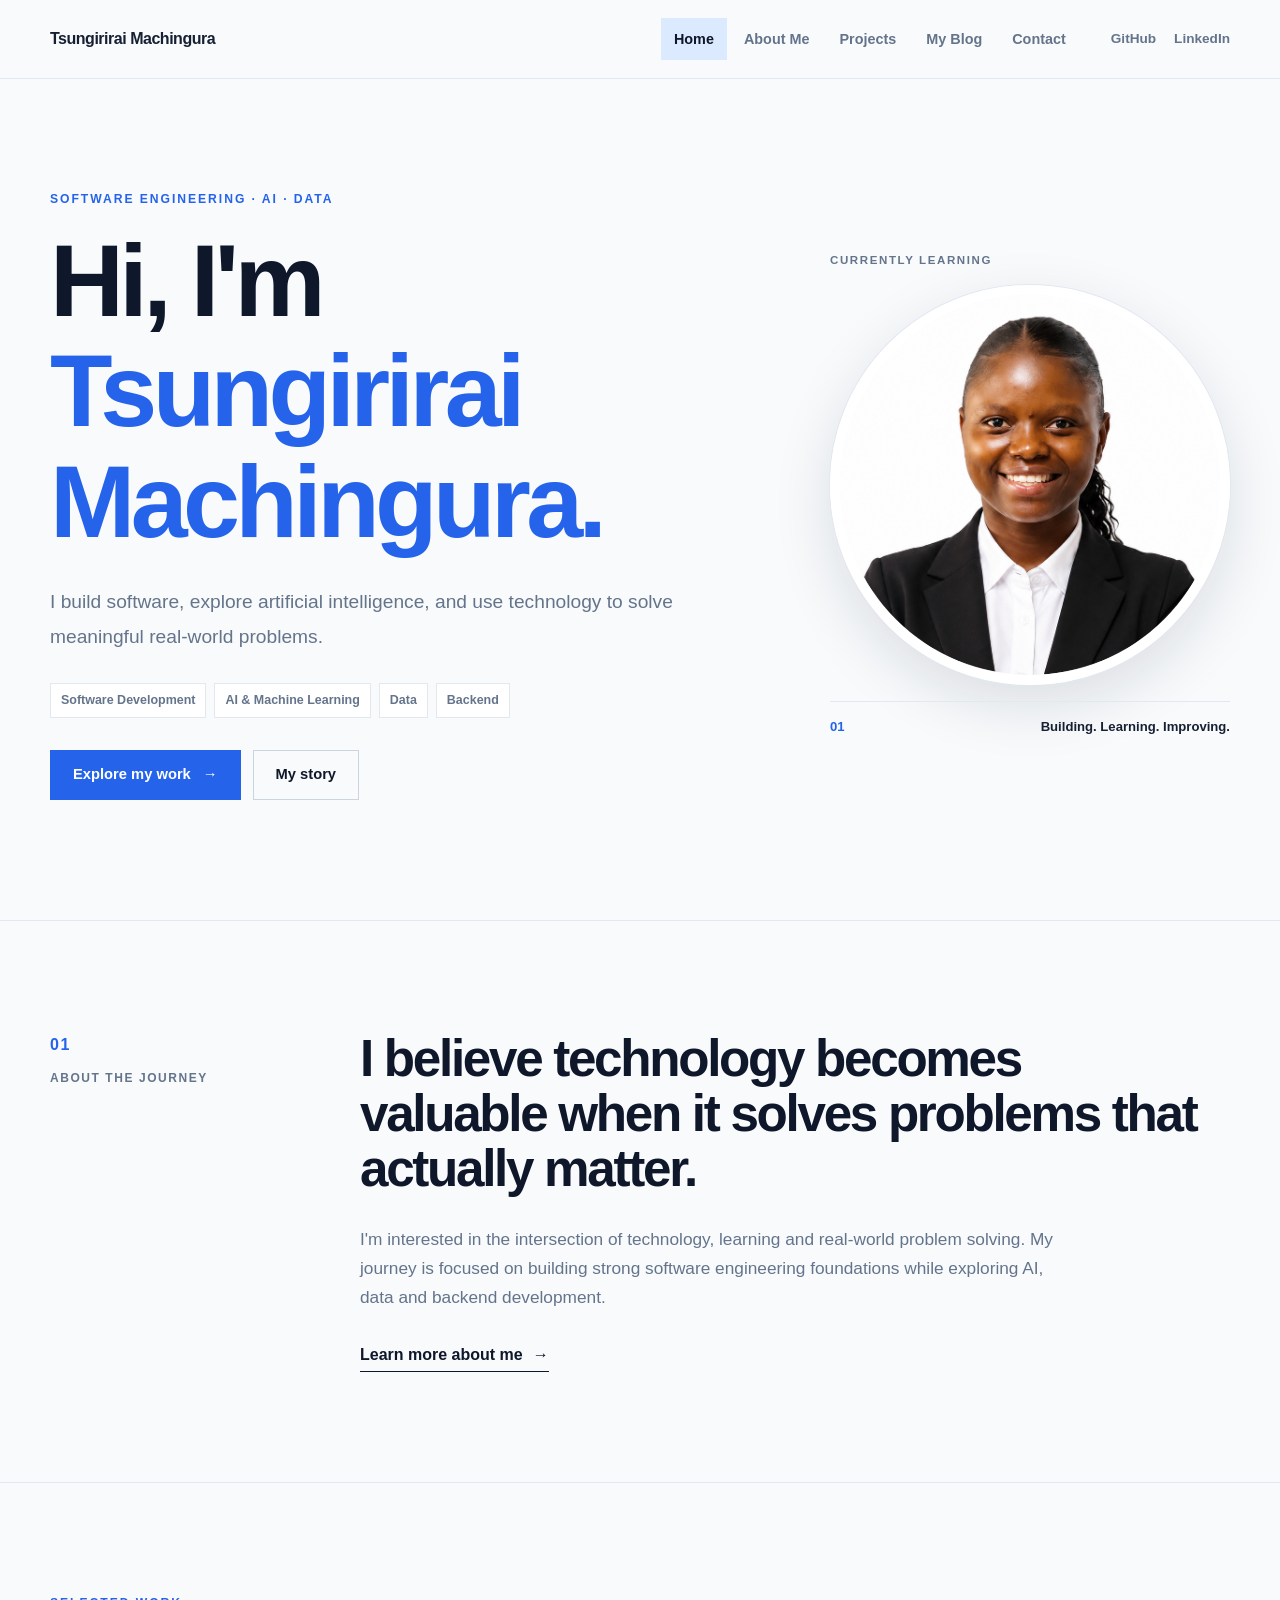
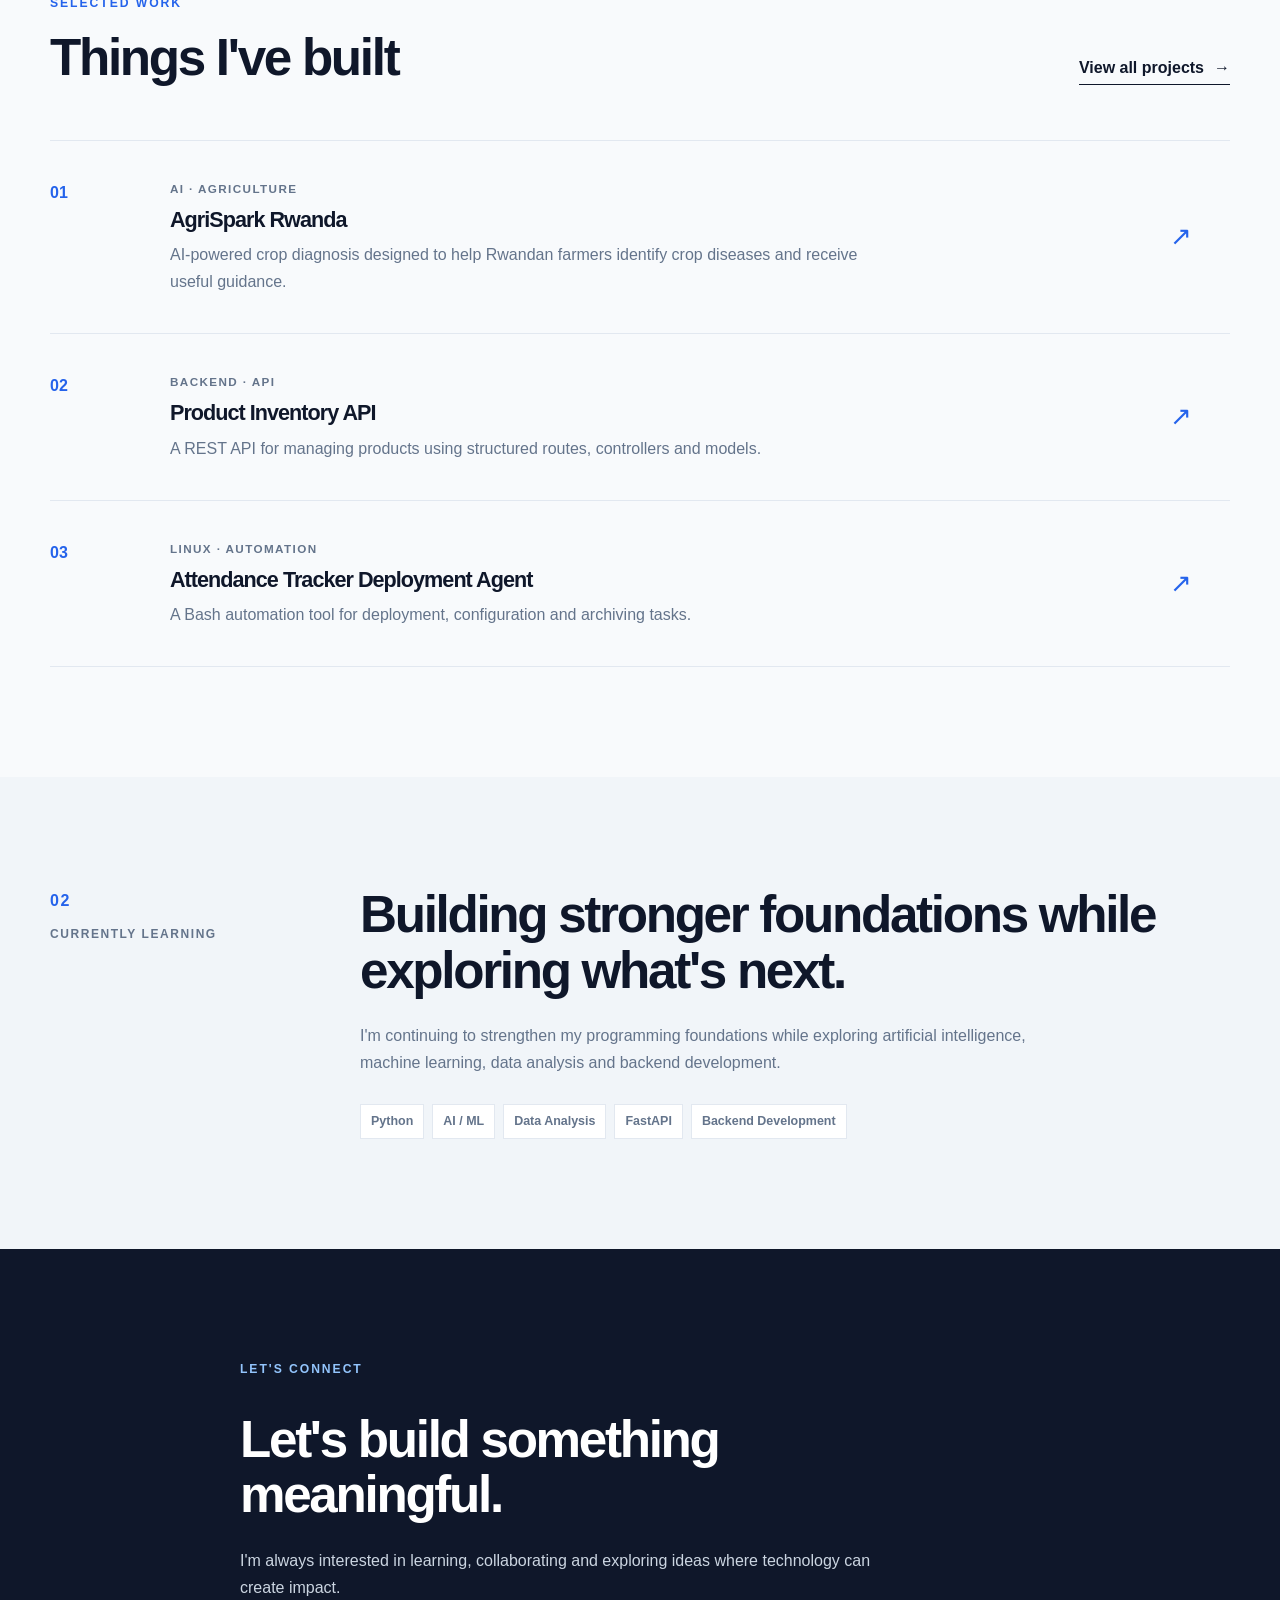
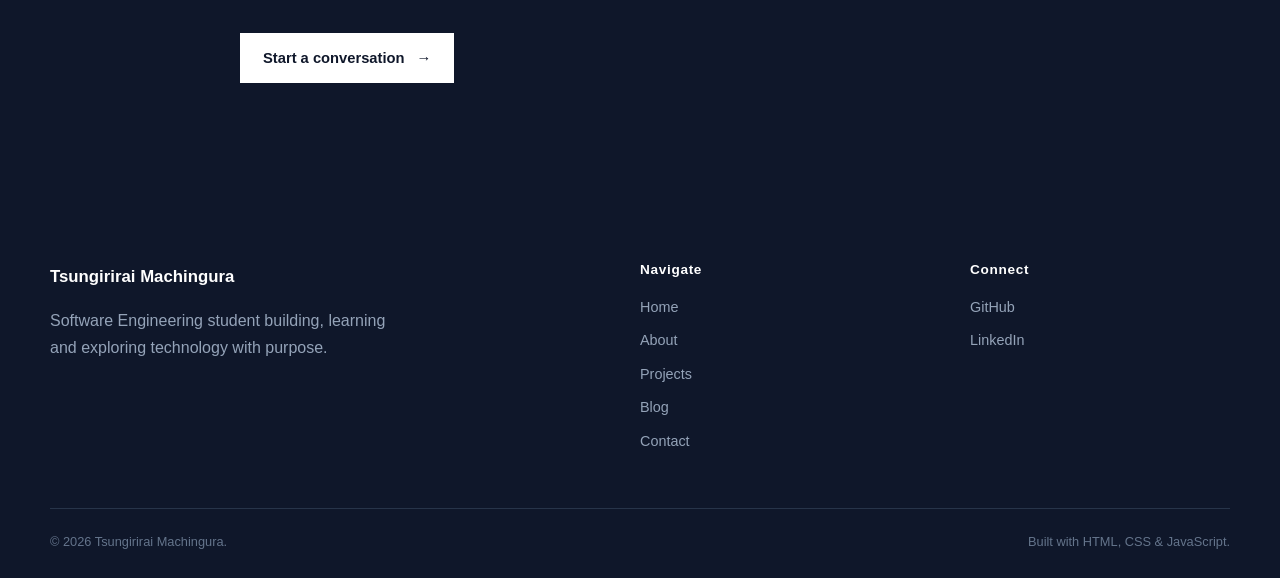
<file: index.html>
<!DOCTYPE html>
<html lang="en">
<head>
    <meta charset="UTF-8">
    <meta name="viewport" content="width=device-width, initial-scale=1.0">

    <meta
        name="description"
        content="Portfolio of Tsungirirai Machingura, a Software Engineering student exploring software development, AI, data and technology for real-world impact."
    >

    <title>Home | Tsungirirai Machingura</title>

    <link rel="stylesheet" href="styles.css">
    <script src="script.js" defer></script>
</head>

<body>

    <a class="skip-link" href="#main-content">
        Skip to content
    </a>


    <!-- =========================
         NAVIGATION
    ========================== -->

    <header class="site-header">

        <div class="nav-container">

            <a class="brand" href="index.html">
                Tsungirirai Machingura
            </a>

            <button
                class="nav-toggle"
                type="button"
                aria-label="Open navigation"
                aria-expanded="false"
                aria-controls="main-nav"
            >
                <span></span>
                <span></span>
                <span></span>
            </button>

            <nav class="main-nav" id="main-nav" aria-label="Main navigation">

                <a class="active" href="index.html" aria-current="page">
                    Home
                </a>

                <a href="about.html">
                    About Me
                </a>

                <a href="projects.html">
                    Projects
                </a>

                <a href="blog.html">
                    My Blog
                </a>

                <a href="contact.html">
                    Contact
                </a>

            </nav>

            <div class="social-nav">

                <a
                    href="https://github.com/tmachingur-code"
                    target="_blank"
                    rel="noopener noreferrer"
                >
                    GitHub
                </a>

                <a
                    href="https://linkedin.com/in/tsungi"
                    target="_blank"
                    rel="noopener noreferrer"
                >
                    LinkedIn
                </a>

            </div>

        </div>

    </header>


    <main id="main-content">


        <!-- =========================
             HERO
        ========================== -->

        <section class="hero-section">

            <div class="hero-container">

                <div class="hero-content reveal">

                    <p class="eyebrow">
                        SOFTWARE ENGINEERING · AI · DATA
                    </p>

                    <h1>
                        Hi, I'm
                        <span>Tsungirirai<br>Machingura.</span>
                    </h1>

                    <p class="hero-description">
                        I build software, explore artificial intelligence,
                        and use technology to solve meaningful real-world
                        problems.
                    </p>

                    <div class="hero-tags">

                        <span>Software Development</span>
                        <span>AI &amp; Machine Learning</span>
                        <span>Data</span>
                        <span>Backend</span>

                    </div>

                    <div class="hero-actions">

                        <a
                            class="button button-primary"
                            href="projects.html"
                        >
                            Explore my work
                            <span>→</span>
                        </a>

                        <a
                            class="button button-secondary"
                            href="about.html"
                        >
                            My story
                        </a>

                    </div>

                </div>


                <div class="hero-image reveal">

                    <div class="image-label">
                        CURRENTLY LEARNING
                    </div>

                    <img
                        src="my-pic.png"
                        alt="Portrait of Tsungirirai Machingura"
                    >

                    <div class="image-caption">
                        <span>01</span>
                        Building. Learning. Improving.
                    </div>

                </div>

            </div>

        </section>


        <!-- =========================
             INTRODUCTION
        ========================== -->

        <section class="intro-section">

            <div class="section-container intro-layout">

                <div class="section-label reveal">
                    <span>01</span>
                    ABOUT THE JOURNEY
                </div>

                <div class="intro-content reveal">

                    <h2>
                        I believe technology becomes
                        valuable when it solves problems
                        that actually matter.
                    </h2>

                    <p>
                        I'm interested in the intersection of technology,
                        learning and real-world problem solving. My journey
                        is focused on building strong software engineering
                        foundations while exploring AI, data and backend
                        development.
                    </p>

                    <a class="text-link" href="about.html">
                        Learn more about me
                        <span>→</span>
                    </a>

                </div>

            </div>

        </section>


        <!-- =========================
             SELECTED WORK
        ========================== -->

        <section class="work-section">

            <div class="section-container">

                <div class="section-heading reveal">

                    <div>
                        <p class="eyebrow">
                            SELECTED WORK
                        </p>

                        <h2>
                            Things I've built
                        </h2>
                    </div>

                    <a class="text-link" href="projects.html">
                        View all projects
                        <span>→</span>
                    </a>

                </div>


                <div class="project-list">


                    <a
                        class="project-row reveal"
                        href="projects.html"
                    >

                        <div class="project-number">
                            01
                        </div>

                        <div class="project-info">

                            <p class="project-category">
                                AI · AGRICULTURE
                            </p>

                            <h3>
                                AgriSpark Rwanda
                            </h3>

                            <p>
                                AI-powered crop diagnosis designed
                                to help Rwandan farmers identify
                                crop diseases and receive useful guidance.
                            </p>

                        </div>

                        <span class="project-arrow">
                            ↗
                        </span>

                    </a>


                    <a
                        class="project-row reveal"
                        href="projects.html"
                    >

                        <div class="project-number">
                            02
                        </div>

                        <div class="project-info">

                            <p class="project-category">
                                BACKEND · API
                            </p>

                            <h3>
                                Product Inventory API
                            </h3>

                            <p>
                                A REST API for managing products
                                using structured routes, controllers
                                and models.
                            </p>

                        </div>

                        <span class="project-arrow">
                            ↗
                        </span>

                    </a>


                    <a
                        class="project-row reveal"
                        href="projects.html"
                    >

                        <div class="project-number">
                            03
                        </div>

                        <div class="project-info">

                            <p class="project-category">
                                LINUX · AUTOMATION
                            </p>

                            <h3>
                                Attendance Tracker Deployment Agent
                            </h3>

                            <p>
                                A Bash automation tool for deployment,
                                configuration and archiving tasks.
                            </p>

                        </div>

                        <span class="project-arrow">
                            ↗
                        </span>

                    </a>

                </div>

            </div>

        </section>


        <!-- =========================
             CURRENT FOCUS
        ========================== -->

        <section class="focus-section">

            <div class="section-container focus-layout">

                <div class="section-label reveal">
                    <span>02</span>
                    CURRENTLY LEARNING
                </div>

                <div class="focus-content reveal">

                    <h2>
                        Building stronger foundations
                        while exploring what's next.
                    </h2>

                    <p>
                        I'm continuing to strengthen my programming
                        foundations while exploring artificial intelligence,
                        machine learning, data analysis and backend development.
                    </p>

                    <div class="skill-list">

                        <span>Python</span>
                        <span>AI / ML</span>
                        <span>Data Analysis</span>
                        <span>FastAPI</span>
                        <span>Backend Development</span>

                    </div>

                </div>

            </div>

        </section>


        <!-- =========================
             CTA
        ========================== -->

        <section class="cta-section">

            <div class="section-container cta-content reveal">

                <p class="eyebrow">
                    LET'S CONNECT
                </p>

                <h2>
                    Let's build something
                    meaningful.
                </h2>

                <p>
                    I'm always interested in learning, collaborating
                    and exploring ideas where technology can create impact.
                </p>

                <a
                    class="button button-light"
                    href="contact.html"
                >
                    Start a conversation
                    <span>→</span>
                </a>

            </div>

        </section>

    </main>


    <!-- =========================
         FOOTER
    ========================== -->

    <footer class="site-footer">

        <div class="footer-container">

            <div class="footer-main">

                <div>

                    <a class="footer-brand" href="index.html">
                        Tsungirirai Machingura
                    </a>

                    <p>
                        Software Engineering student building,
                        learning and exploring technology with purpose.
                    </p>

                </div>


                <div class="footer-column">

                    <h3>
                        Navigate
                    </h3>

                    <a href="index.html">Home</a>
                    <a href="about.html">About</a>
                    <a href="projects.html">Projects</a>
                    <a href="blog.html">Blog</a>
                    <a href="contact.html">Contact</a>

                </div>


                <div class="footer-column">

                    <h3>
                        Connect
                    </h3>

                    <a
                        href="https://github.com/tmachingur-code"
                        target="_blank"
                        rel="noopener noreferrer"
                    >
                        GitHub
                    </a>

                    <a
                        href="https://linkedin.com/in/tsungi"
                        target="_blank"
                        rel="noopener noreferrer"
                    >
                        LinkedIn
                    </a>

                </div>

            </div>


            <div class="footer-bottom">

                <p>
                    &copy; <span class="current-year"></span>
                    Tsungirirai Machingura.
                </p>

                <p>
                    Built with HTML, CSS &amp; JavaScript.
                </p>

            </div>

        </div>

    </footer>

</body>
</html>
</file>
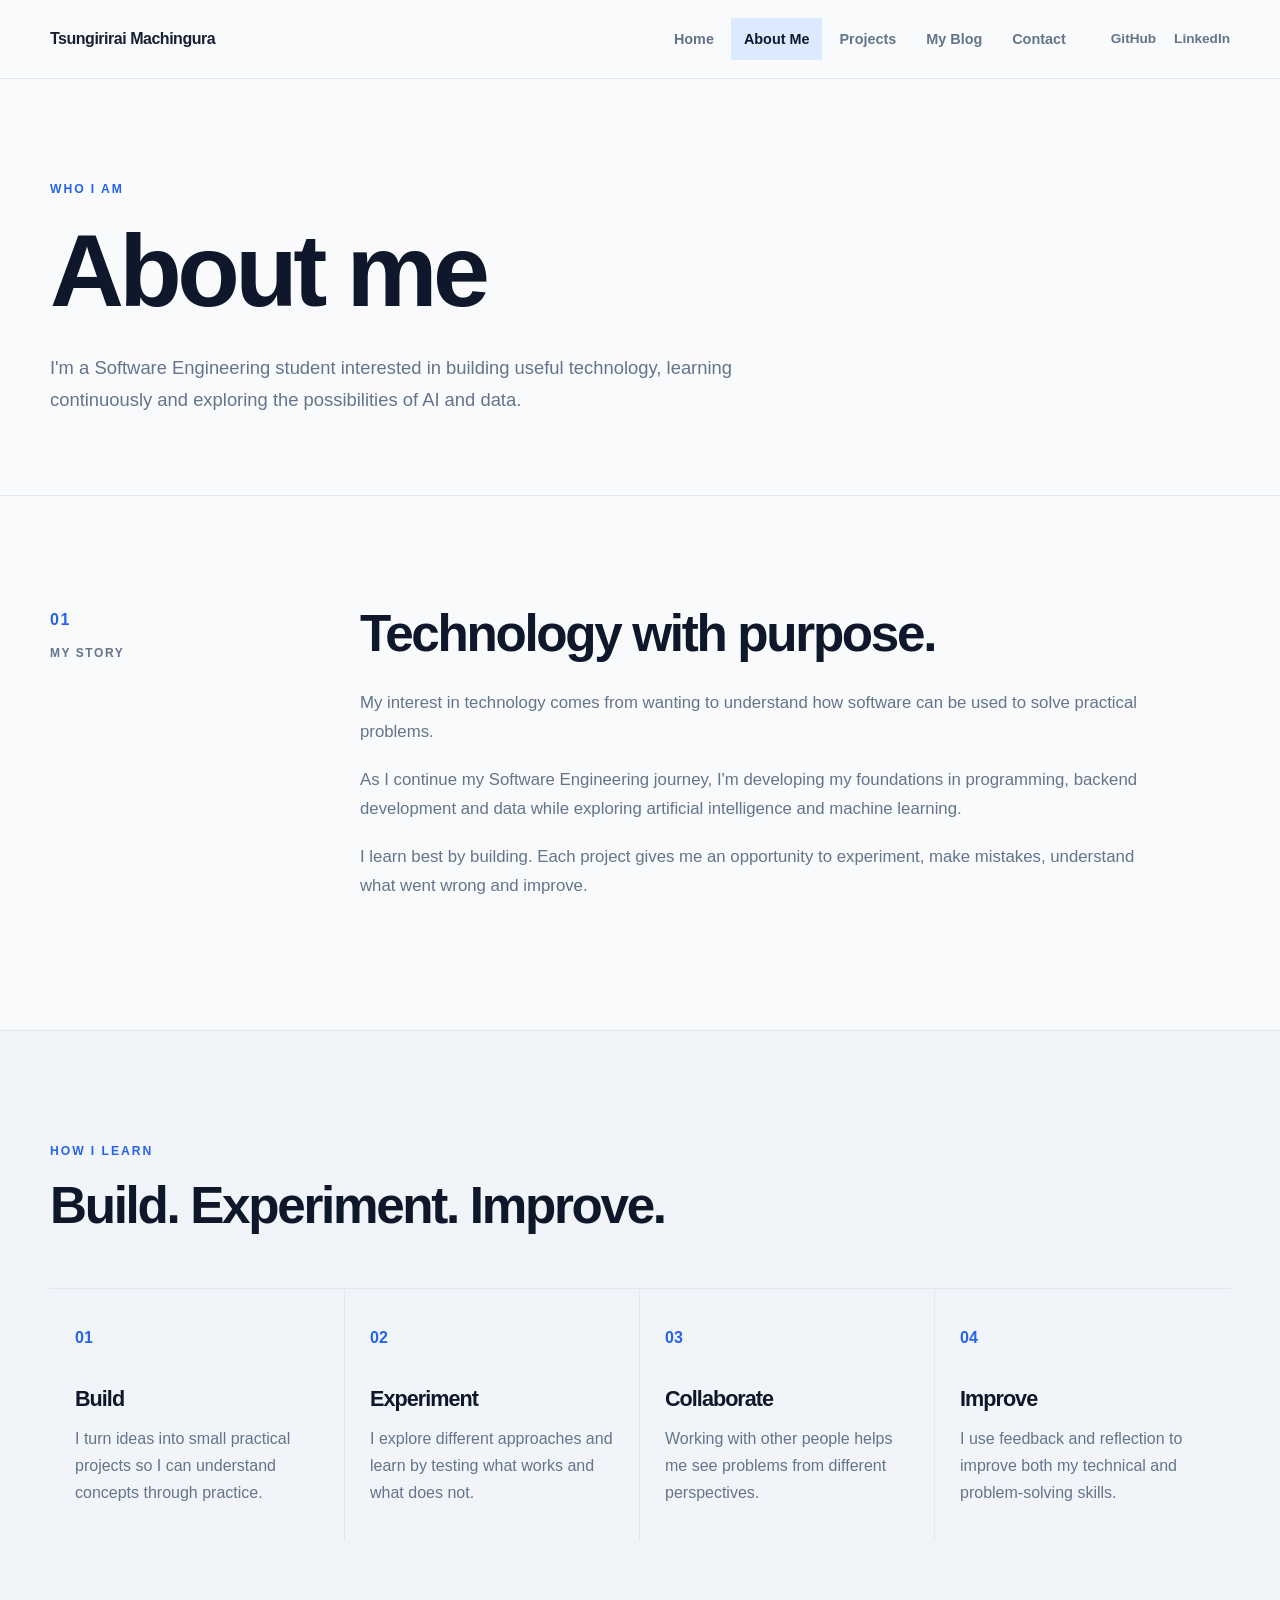
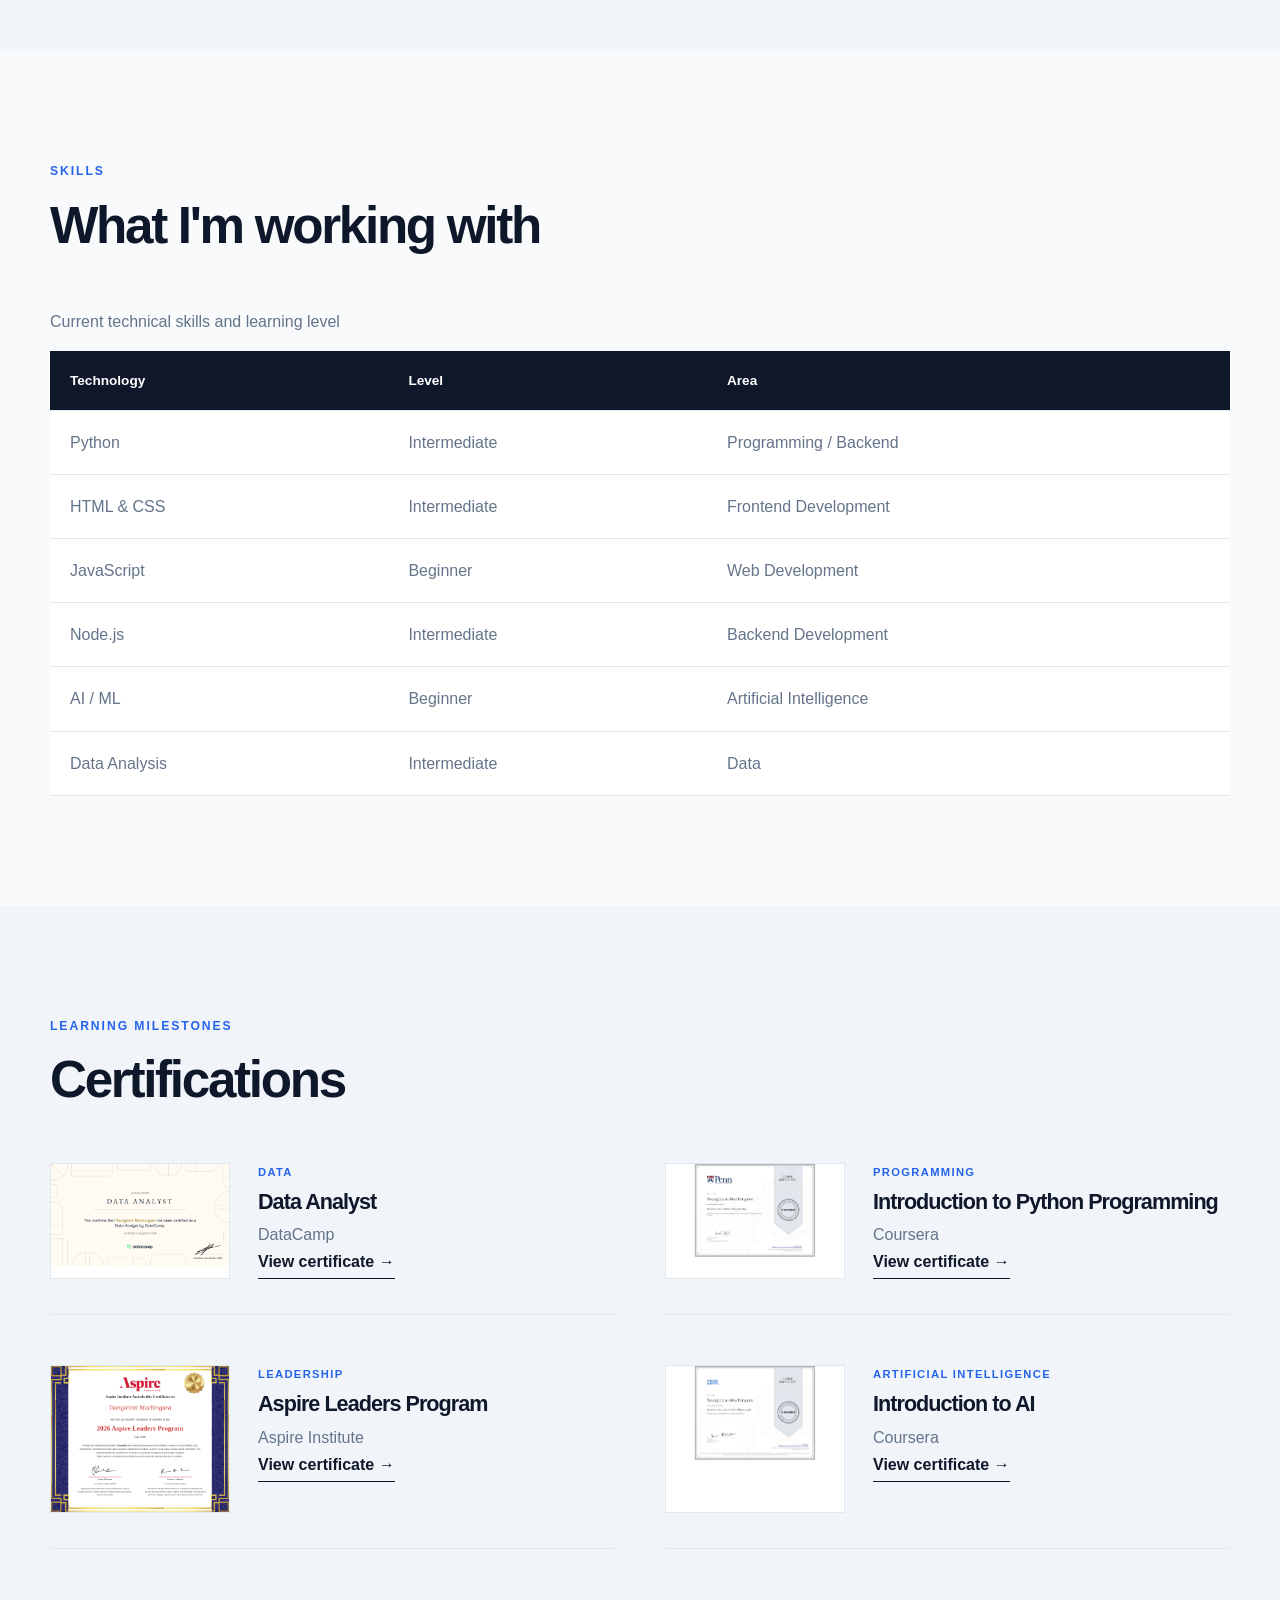
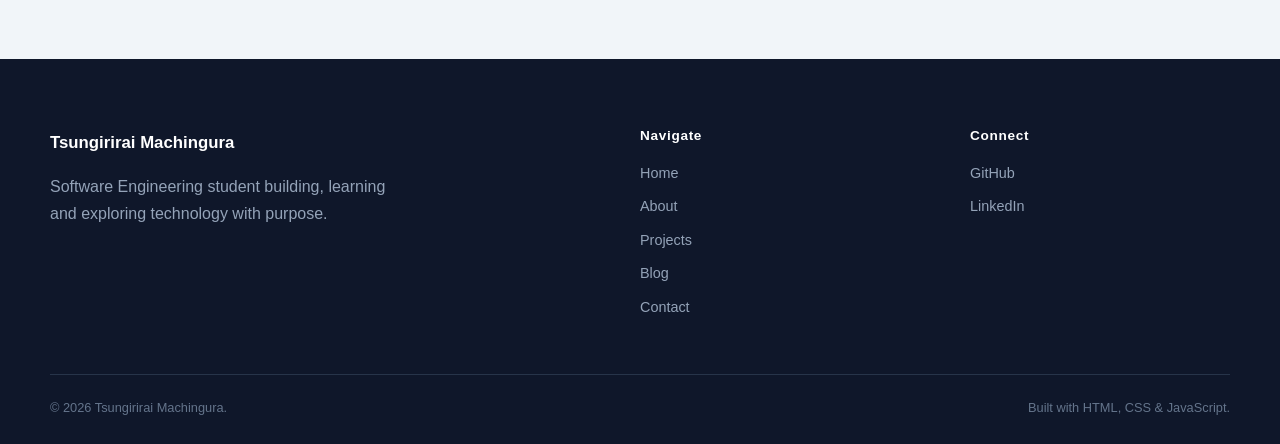
<file: about.html>
<!DOCTYPE html>
<html lang="en">
<head>

    <meta charset="UTF-8">

    <meta
        name="viewport"
        content="width=device-width, initial-scale=1.0"
    >

    <meta
        name="description"
        content="Learn about Tsungirirai Machingura, his software engineering journey, skills, interests and certifications."
    >

    <title>About Me | Tsungirirai Machingura</title>

    <link rel="stylesheet" href="styles.css">
    <script src="script.js" defer></script>

</head>

<body>

    <a class="skip-link" href="#main-content">
        Skip to content
    </a>


    <header class="site-header">

        <div class="nav-container">

            <a class="brand" href="index.html">
                Tsungirirai Machingura
            </a>

            <button
                class="nav-toggle"
                type="button"
                aria-label="Open navigation"
                aria-expanded="false"
                aria-controls="main-nav"
            >
                <span></span>
                <span></span>
                <span></span>
            </button>

            <nav class="main-nav" id="main-nav">

                <a href="index.html">Home</a>

                <a
                    class="active"
                    href="about.html"
                    aria-current="page"
                >
                    About Me
                </a>

                <a href="projects.html">Projects</a>

                <a href="blog.html">My Blog</a>

                <a href="contact.html">Contact</a>

            </nav>

            <div class="social-nav">

                <a
                    href="https://github.com/tmachingur-code"
                    target="_blank"
                    rel="noopener noreferrer"
                >
                    GitHub
                </a>

                <a
                    href="https://linkedin.com/in/tsungi"
                    target="_blank"
                    rel="noopener noreferrer"
                >
                    LinkedIn
                </a>

            </div>

        </div>

    </header>


    <main id="main-content">


        <section class="page-hero">

            <div class="section-container">

                <p class="eyebrow">
                    WHO I AM
                </p>

                <h1>
                    About me
                </h1>

                <p class="page-intro">
                    I'm a Software Engineering student interested in
                    building useful technology, learning continuously
                    and exploring the possibilities of AI and data.
                </p>

            </div>

        </section>


        <section class="story-section">

            <div class="section-container two-column">

                <div class="section-label reveal">
                    <span>01</span>
                    MY STORY
                </div>

                <div class="story-content reveal">

                    <h2>
                        Technology with purpose.
                    </h2>

                    <p>
                        My interest in technology comes from wanting to
                        understand how software can be used to solve
                        practical problems.
                    </p>

                    <p>
                        As I continue my Software Engineering journey,
                        I'm developing my foundations in programming,
                        backend development and data while exploring
                        artificial intelligence and machine learning.
                    </p>

                    <p>
                        I learn best by building. Each project gives me
                        an opportunity to experiment, make mistakes,
                        understand what went wrong and improve.
                    </p>

                </div>

            </div>

        </section>


        <section class="learning-section">

            <div class="section-container">

                <div class="section-heading reveal">

                    <div>

                        <p class="eyebrow">
                            HOW I LEARN
                        </p>

                        <h2>
                            Build. Experiment. Improve.
                        </h2>

                    </div>

                </div>


                <div class="learning-grid">

                    <article class="learning-item reveal">

                        <span>01</span>

                        <h3>
                            Build
                        </h3>

                        <p>
                            I turn ideas into small practical projects
                            so I can understand concepts through practice.
                        </p>

                    </article>


                    <article class="learning-item reveal">

                        <span>02</span>

                        <h3>
                            Experiment
                        </h3>

                        <p>
                            I explore different approaches and learn
                            by testing what works and what does not.
                        </p>

                    </article>


                    <article class="learning-item reveal">

                        <span>03</span>

                        <h3>
                            Collaborate
                        </h3>

                        <p>
                            Working with other people helps me see
                            problems from different perspectives.
                        </p>

                    </article>


                    <article class="learning-item reveal">

                        <span>04</span>

                        <h3>
                            Improve
                        </h3>

                        <p>
                            I use feedback and reflection to improve
                            both my technical and problem-solving skills.
                        </p>

                    </article>

                </div>

            </div>

        </section>


        <section class="skills-section">

            <div class="section-container">

                <div class="section-heading reveal">

                    <div>

                        <p class="eyebrow">
                            SKILLS
                        </p>

                        <h2>
                            What I'm working with
                        </h2>

                    </div>

                </div>


                <div class="skills-table-wrapper reveal">

                    <table>

                        <caption>
                            Current technical skills and learning level
                        </caption>

                        <thead>

                            <tr>
                                <th scope="col">Technology</th>
                                <th scope="col">Level</th>
                                <th scope="col">Area</th>
                            </tr>

                        </thead>

                        <tbody>

                            <tr>
                                <td>Python</td>
                                <td>Intermediate</td>
                                <td>Programming / Backend</td>
                            </tr>

                            <tr>
                                <td>HTML &amp; CSS</td>
                                <td>Intermediate</td>
                                <td>Frontend Development</td>
                            </tr>

                            <tr>
                                <td>JavaScript</td>
                                <td>Beginner</td>
                                <td>Web Development</td>
                            </tr>

                            <tr>
                                <td>Node.js</td>
                                <td>Intermediate</td>
                                <td>Backend Development</td>
                            </tr>

                            <tr>
                                <td>AI / ML</td>
                                <td>Beginner</td>
                                <td>Artificial Intelligence</td>
                            </tr>

                            <tr>
                                <td>Data Analysis</td>
                                <td>Intermediate</td>
                                <td>Data</td>
                            </tr>

                        </tbody>

                    </table>

                </div>

            </div>

        </section>


        <section class="certifications-section">

            <div class="section-container">

                <div class="section-heading reveal">

                    <div>

                        <p class="eyebrow">
                            LEARNING MILESTONES
                        </p>

                        <h2>
                            Certifications
                        </h2>

                    </div>

                </div>


                <div class="certifications-grid">


                    <article class="certificate-item reveal">

                        <div class="certificate-image">

                            <img
                                src="Data Analyst Certificate.png"
                                alt="Data Analyst certificate"
                                loading="lazy"
                            >

                        </div>

                        <div class="certificate-content">

                            <p class="certificate-type">
                                DATA
                            </p>

                            <h3>
                                Data Analyst
                            </h3>

                            <p>
                                DataCamp
                            </p>

                            <a
                                href="https://www.datacamp.com/certificate/DA0021271929819"
                                target="_blank"
                                rel="noopener noreferrer"
                                class="text-link"
                            >
                                View certificate →
                            </a>

                        </div>

                    </article>


                    <article class="certificate-item reveal">

                        <div class="certificate-image">

                            <img
                                src="Introduction to Python Programming Certificate.jpeg"
                                alt="Introduction to Python Programming certificate"
                                loading="lazy"
                            >

                        </div>

                        <div class="certificate-content">

                            <p class="certificate-type">
                                PROGRAMMING
                            </p>

                            <h3>
                                Introduction to Python Programming
                            </h3>

                            <p>
                                Coursera
                            </p>

                            <a
                                href="https://www.coursera.org/account/accomplishments/verify/ULHVBIJPBV5K"
                                target="_blank"
                                rel="noopener noreferrer"
                                class="text-link"
                            >
                                View certificate →
                            </a>

                        </div>

                    </article>


                    <article class="certificate-item reveal">

                        <div class="certificate-image">

                            <img
                                src="Aspires Program.png"
                                alt="Aspire Leaders Program certificate"
                                loading="lazy"
                            >

                        </div>

                        <div class="certificate-content">

                            <p class="certificate-type">
                                LEADERSHIP
                            </p>

                            <h3>
                                Aspire Leaders Program
                            </h3>

                            <p>
                                Aspire Institute
                            </p>

                            <a
                                href="https://engage.aspireleaders.org/share/certificate/did:rcw:d58cf51b-48fa-4546-bd51-7299dd42c389"
                                target="_blank"
                                rel="noopener noreferrer"
                                class="text-link"
                            >
                                View certificate →
                            </a>

                        </div>

                    </article>


                    <article class="certificate-item reveal">

                        <div class="certificate-image">

                            <img
                                src="Intro to AI.jpeg"
                                alt="Introduction to Artificial Intelligence certificate"
                                loading="lazy"
                            >

                        </div>

                        <div class="certificate-content">

                            <p class="certificate-type">
                                ARTIFICIAL INTELLIGENCE
                            </p>

                            <h3>
                                Introduction to AI
                            </h3>

                            <p>
                                Coursera
                            </p>

                            <a
                                href="https://www.coursera.org/account/accomplishments/verify/JUAE1TQKETU9"
                                target="_blank"
                                rel="noopener noreferrer"
                                class="text-link"
                            >
                                View certificate →
                            </a>

                        </div>

                    </article>

                </div>

            </div>

        </section>


    </main>


    <footer class="site-footer">

        <div class="footer-container">

            <div class="footer-main">

                <div>

                    <a class="footer-brand" href="index.html">
                        Tsungirirai Machingura
                    </a>

                    <p>
                        Software Engineering student building,
                        learning and exploring technology with purpose.
                    </p>

                </div>

                <div class="footer-column">

                    <h3>Navigate</h3>

                    <a href="index.html">Home</a>
                    <a href="about.html">About</a>
                    <a href="projects.html">Projects</a>
                    <a href="blog.html">Blog</a>
                    <a href="contact.html">Contact</a>

                </div>

                <div class="footer-column">

                    <h3>Connect</h3>

                    <a
                        href="https://github.com/tmachingur-code"
                        target="_blank"
                        rel="noopener noreferrer"
                    >
                        GitHub
                    </a>

                    <a
                        href="https://linkedin.com/in/tsungi"
                        target="_blank"
                        rel="noopener noreferrer"
                    >
                        LinkedIn
                    </a>

                </div>

            </div>

            <div class="footer-bottom">

                <p>
                    &copy; <span class="current-year"></span>
                    Tsungirirai Machingura.
                </p>

                <p>
                    Built with HTML, CSS &amp; JavaScript.
                </p>

            </div>

        </div>

    </footer>

</body>
</html>
</file>
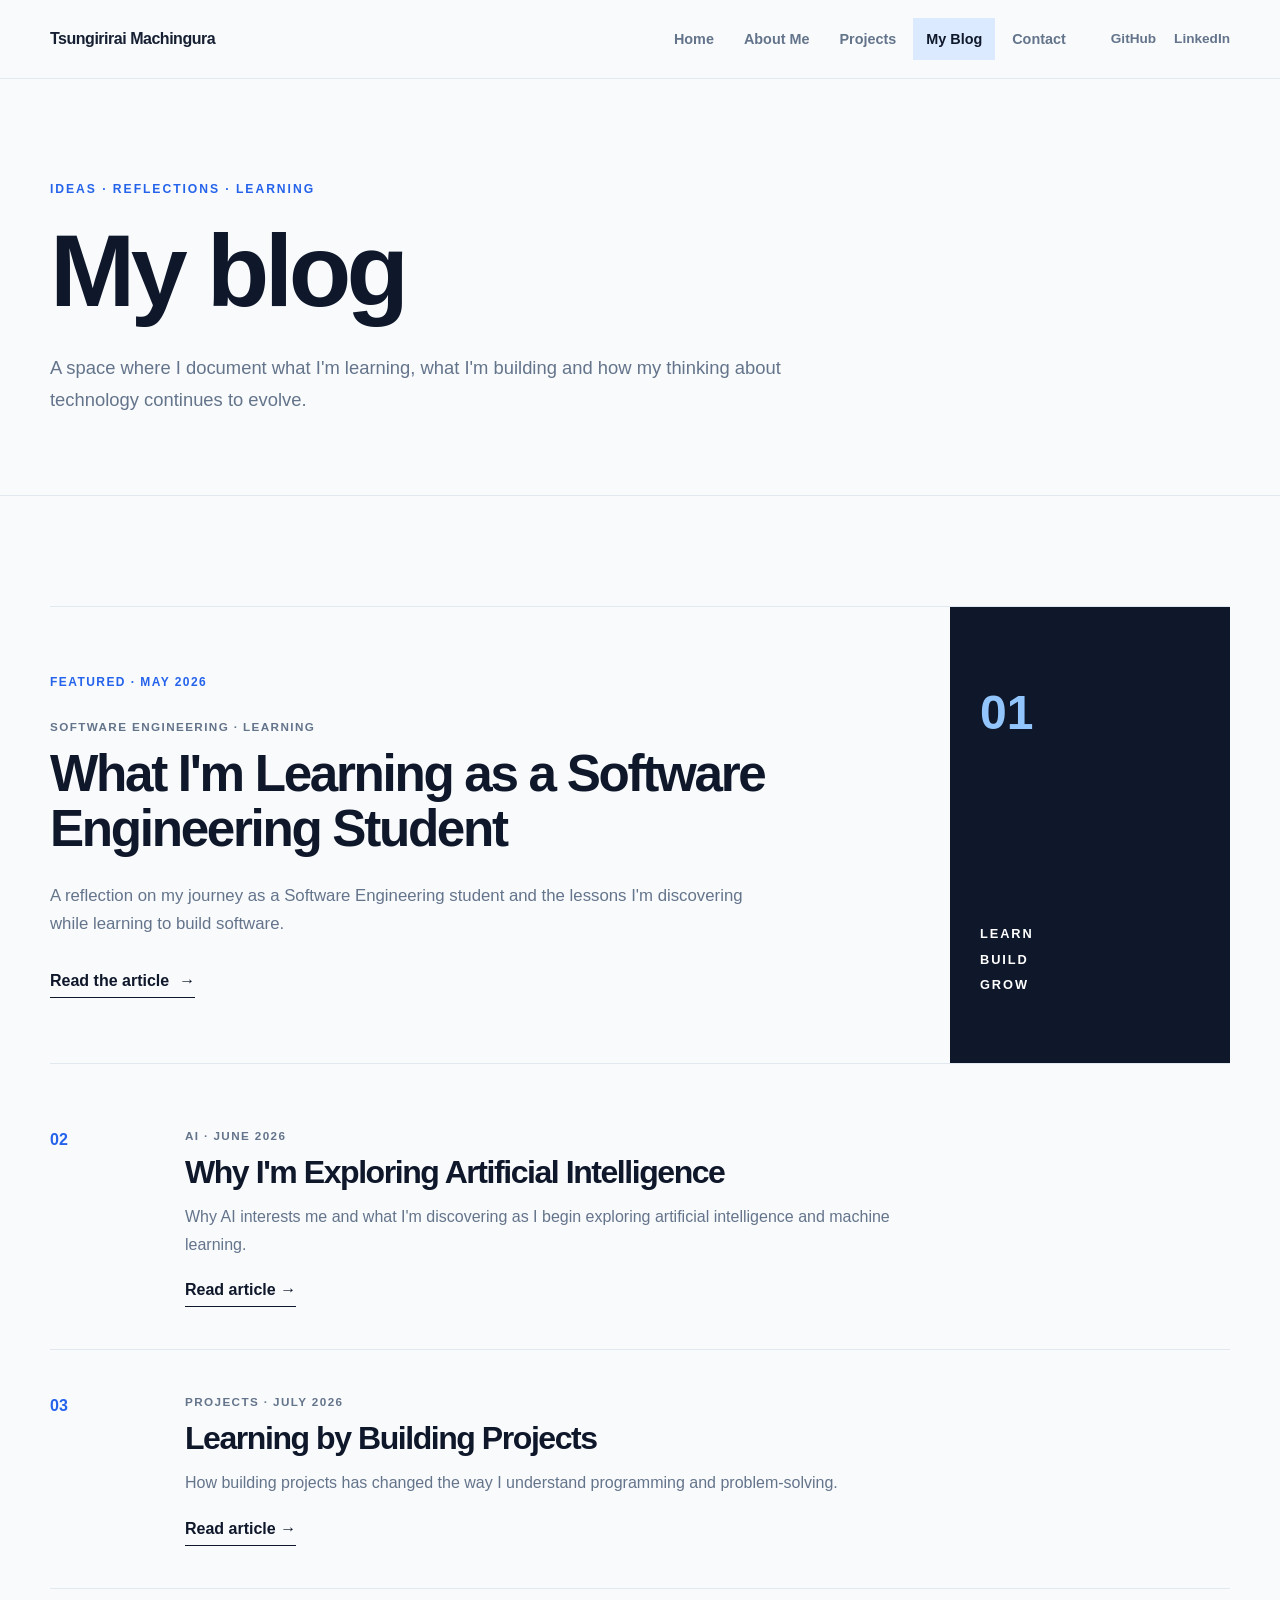
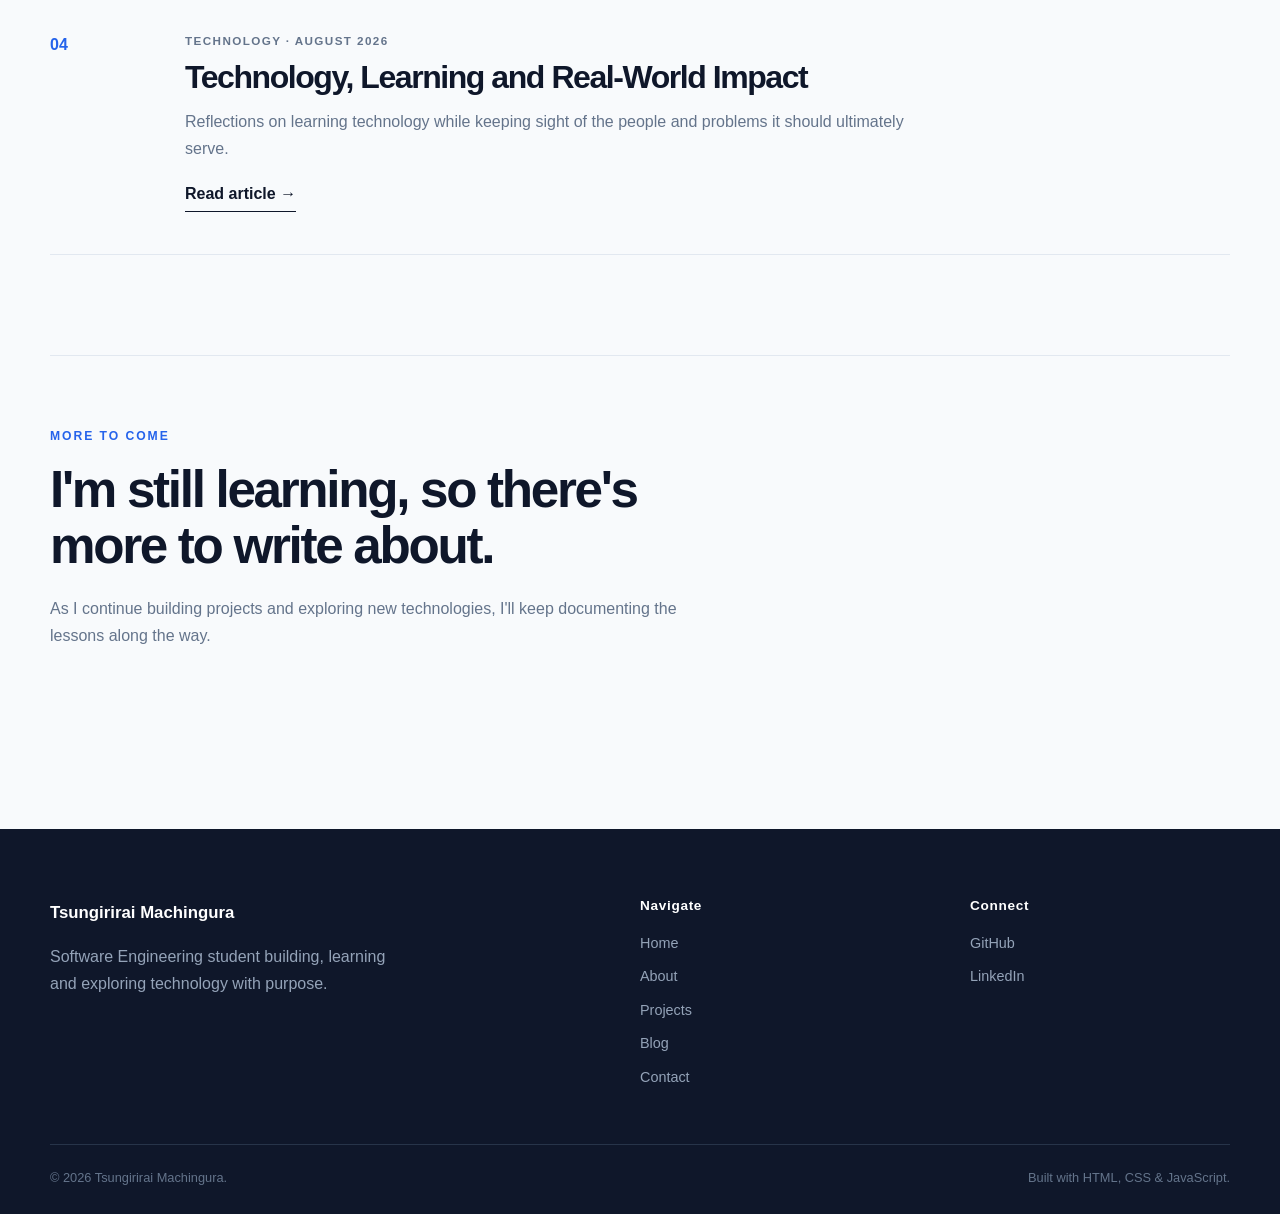
<file: blog.html>
<!DOCTYPE html>
<html lang="en">
<head>

    <meta charset="UTF-8">

    <meta
        name="viewport"
        content="width=device-width, initial-scale=1.0"
    >

    <meta
        name="description"
        content="Read Tsungirirai Machingura's reflections on software engineering, artificial intelligence, learning and technology."
    >

    <title>Blog | Tsungirirai Machingura</title>

    <link rel="stylesheet" href="styles.css">
    <script src="script.js" defer></script>

</head>

<body>

    <a class="skip-link" href="#main-content">
        Skip to content
    </a>


    <header class="site-header">

        <div class="nav-container">

            <a class="brand" href="index.html">
                Tsungirirai Machingura
            </a>

            <button
                class="nav-toggle"
                type="button"
                aria-label="Open navigation"
                aria-expanded="false"
                aria-controls="main-nav"
            >
                <span></span>
                <span></span>
                <span></span>
            </button>

            <nav class="main-nav" id="main-nav">

                <a href="index.html">Home</a>

                <a href="about.html">About Me</a>

                <a href="projects.html">Projects</a>

                <a
                    class="active"
                    href="blog.html"
                    aria-current="page"
                >
                    My Blog
                </a>

                <a href="contact.html">Contact</a>

            </nav>

            <div class="social-nav">

                <a
                    href="https://github.com/tmachingur-code"
                    target="_blank"
                    rel="noopener noreferrer"
                >
                    GitHub
                </a>

                <a
                    href="https://linkedin.com/in/tsungi"
                    target="_blank"
                    rel="noopener noreferrer"
                >
                    LinkedIn
                </a>

            </div>

        </div>

    </header>


    <main id="main-content">


        <section class="page-hero">

            <div class="section-container">

                <p class="eyebrow">
                    IDEAS · REFLECTIONS · LEARNING
                </p>

                <h1>
                    My blog
                </h1>

                <p class="page-intro">
                    A space where I document what I'm learning,
                    what I'm building and how my thinking about
                    technology continues to evolve.
                </p>

            </div>

        </section>


        <section class="blog-section">

            <div class="section-container">


                <article class="featured-post reveal">

                    <div class="post-content">

                        <p class="post-label">
                            FEATURED · MAY 2026
                        </p>

                        <p class="post-category">
                            SOFTWARE ENGINEERING · LEARNING
                        </p>

                        <h2>
                            What I'm Learning as a
                            Software Engineering Student
                        </h2>

                        <p>
                            A reflection on my journey as a Software
                            Engineering student and the lessons I'm
                            discovering while learning to build software.
                        </p>

                        <a
                            class="text-link"
                            href="https://medium.com/@t.machingur/what-im-learning-as-a-software-engineering-student-6fc7bc041501"
                            target="_blank"
                            rel="noopener noreferrer"
                        >
                            Read the article
                            <span>→</span>
                        </a>

                    </div>

                    <div class="post-index">

                        <span>01</span>

                        <p>
                            LEARN<br>
                            BUILD<br>
                            GROW
                        </p>

                    </div>

                </article>


                <div class="blog-list">


                    <article class="blog-post reveal">

                        <div class="blog-post-number">
                            02
                        </div>

                        <div>

                            <p class="post-category">
                                AI · JUNE 2026
                            </p>

                            <h2>
                                Why I'm Exploring
                                Artificial Intelligence
                            </h2>

                            <p>
                                Why AI interests me and what I'm
                                discovering as I begin exploring
                                artificial intelligence and machine learning.
                            </p>

                            <a
                                class="text-link"
                                href="https://medium.com/@t.machingur/why-im-exploring-artificial-intelligence-5e127a1f4176"
                                target="_blank"
                                rel="noopener noreferrer"
                            >
                                Read article →
                            </a>

                        </div>

                    </article>


                    <article class="blog-post reveal">

                        <div class="blog-post-number">
                            03
                        </div>

                        <div>

                            <p class="post-category">
                                PROJECTS · JULY 2026
                            </p>

                            <h2>
                                Learning by Building Projects
                            </h2>

                            <p>
                                How building projects has changed the
                                way I understand programming and
                                problem-solving.
                            </p>

                            <a
                                class="text-link"
                                href="https://medium.com/@t.machingur/learning-by-building-projects-9c57affb447f"
                                target="_blank"
                                rel="noopener noreferrer"
                            >
                                Read article →
                            </a>

                        </div>

                    </article>


                    <article class="blog-post reveal">

                        <div class="blog-post-number">
                            04
                        </div>

                        <div>

                            <p class="post-category">
                                TECHNOLOGY · AUGUST 2026
                            </p>

                            <h2>
                                Technology, Learning and
                                Real-World Impact
                            </h2>

                            <p>
                                Reflections on learning technology
                                while keeping sight of the people
                                and problems it should ultimately serve.
                            </p>

                            <a
                                class="text-link"
                                href="https://medium.com/@t.machingur/technology-learning-and-real-world-impact-d2a6914ad813"
                                target="_blank"
                                rel="noopener noreferrer"
                            >
                                Read article →
                            </a>

                        </div>

                    </article>

                </div>


                <div class="coming-soon reveal">

                    <p class="eyebrow">
                        MORE TO COME
                    </p>

                    <h2>
                        I'm still learning,
                        so there's more to write about.
                    </h2>

                    <p>
                        As I continue building projects and exploring
                        new technologies, I'll keep documenting the
                        lessons along the way.
                    </p>

                </div>

            </div>

        </section>

    </main>


    <footer class="site-footer">

        <div class="footer-container">

            <div class="footer-main">

                <div>

                    <a class="footer-brand" href="index.html">
                        Tsungirirai Machingura
                    </a>

                    <p>
                        Software Engineering student building,
                        learning and exploring technology with purpose.
                    </p>

                </div>

                <div class="footer-column">

                    <h3>Navigate</h3>

                    <a href="index.html">Home</a>
                    <a href="about.html">About</a>
                    <a href="projects.html">Projects</a>
                    <a href="blog.html">Blog</a>
                    <a href="contact.html">Contact</a>

                </div>

                <div class="footer-column">

                    <h3>Connect</h3>

                    <a
                        href="https://github.com/tmachingur-code"
                        target="_blank"
                        rel="noopener noreferrer"
                    >
                        GitHub
                    </a>

                    <a
                        href="https://linkedin.com/in/tsungi"
                        target="_blank"
                        rel="noopener noreferrer"
                    >
                        LinkedIn
                    </a>

                </div>

            </div>

            <div class="footer-bottom">

                <p>
                    &copy; <span class="current-year"></span>
                    Tsungirirai Machingura.
                </p>

                <p>
                    Built with HTML, CSS &amp; JavaScript.
                </p>

            </div>

        </div>

    </footer>

</body>
</html>
</file>
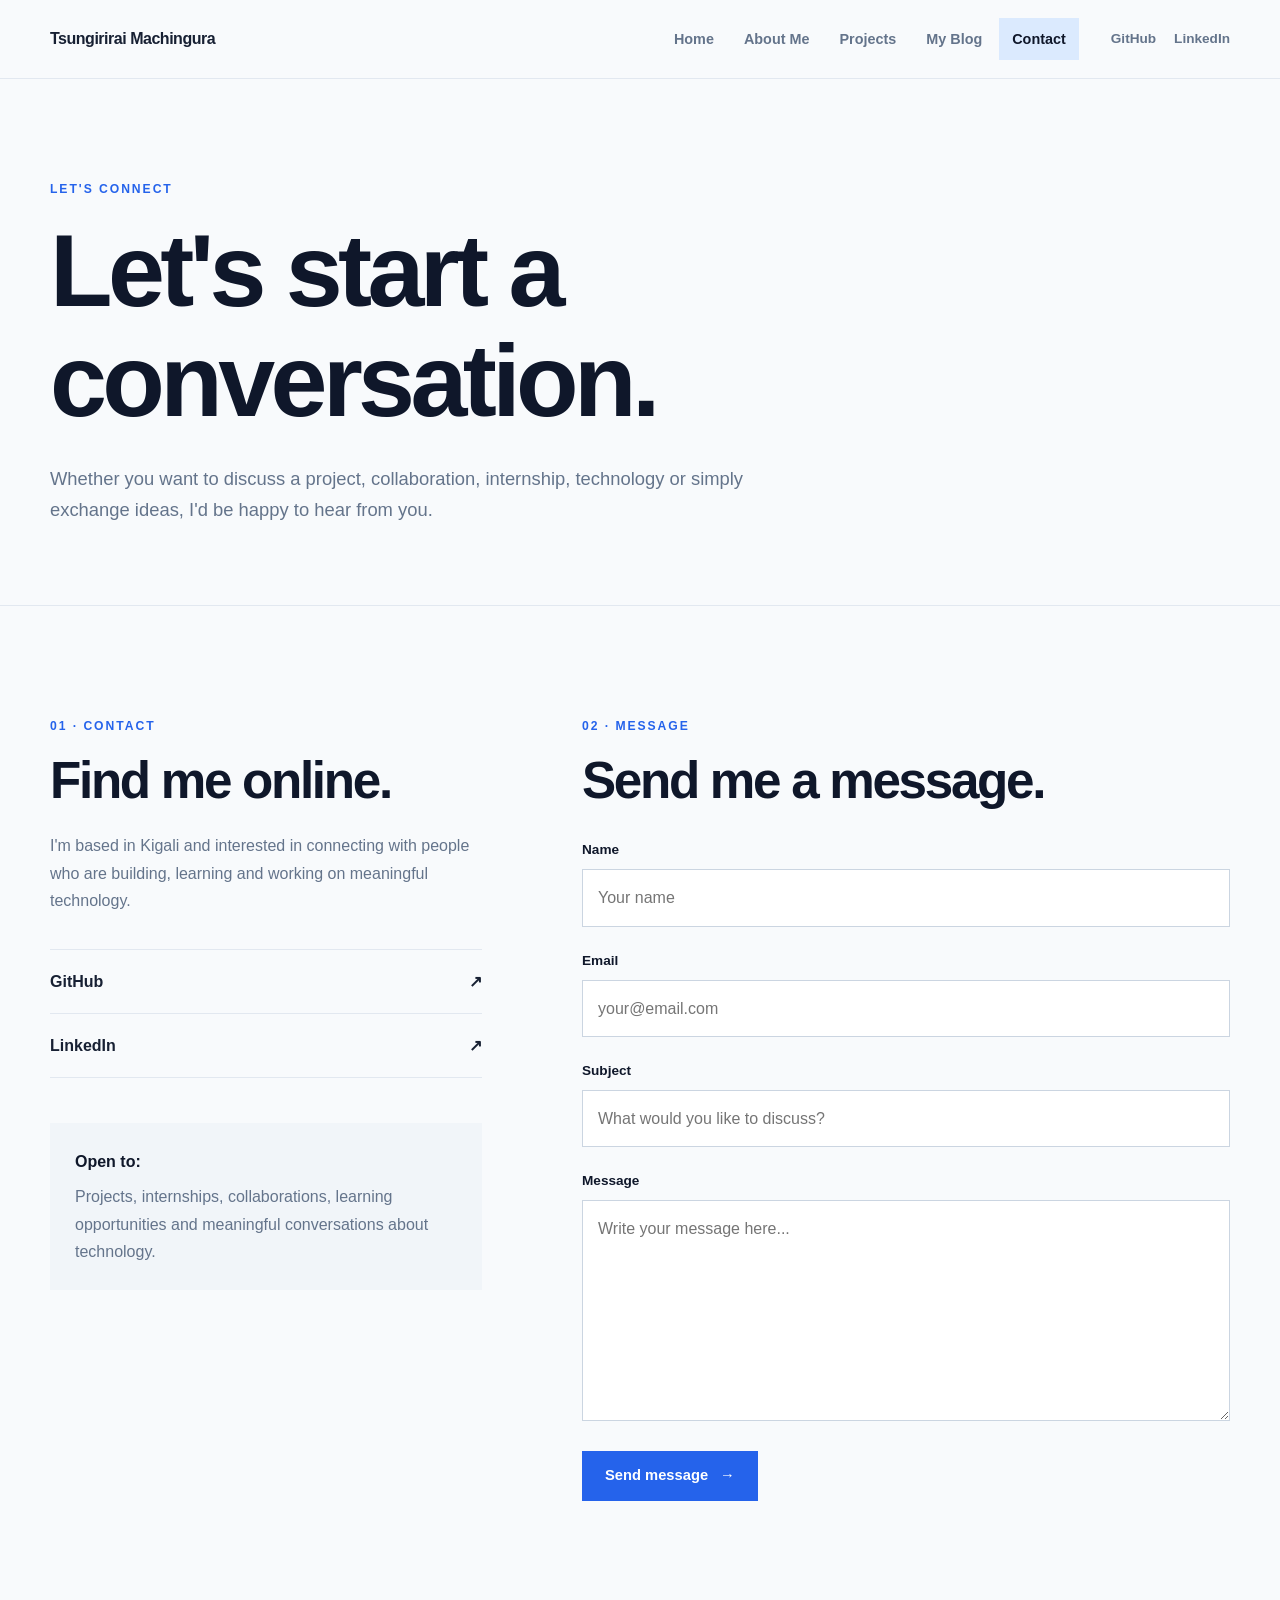
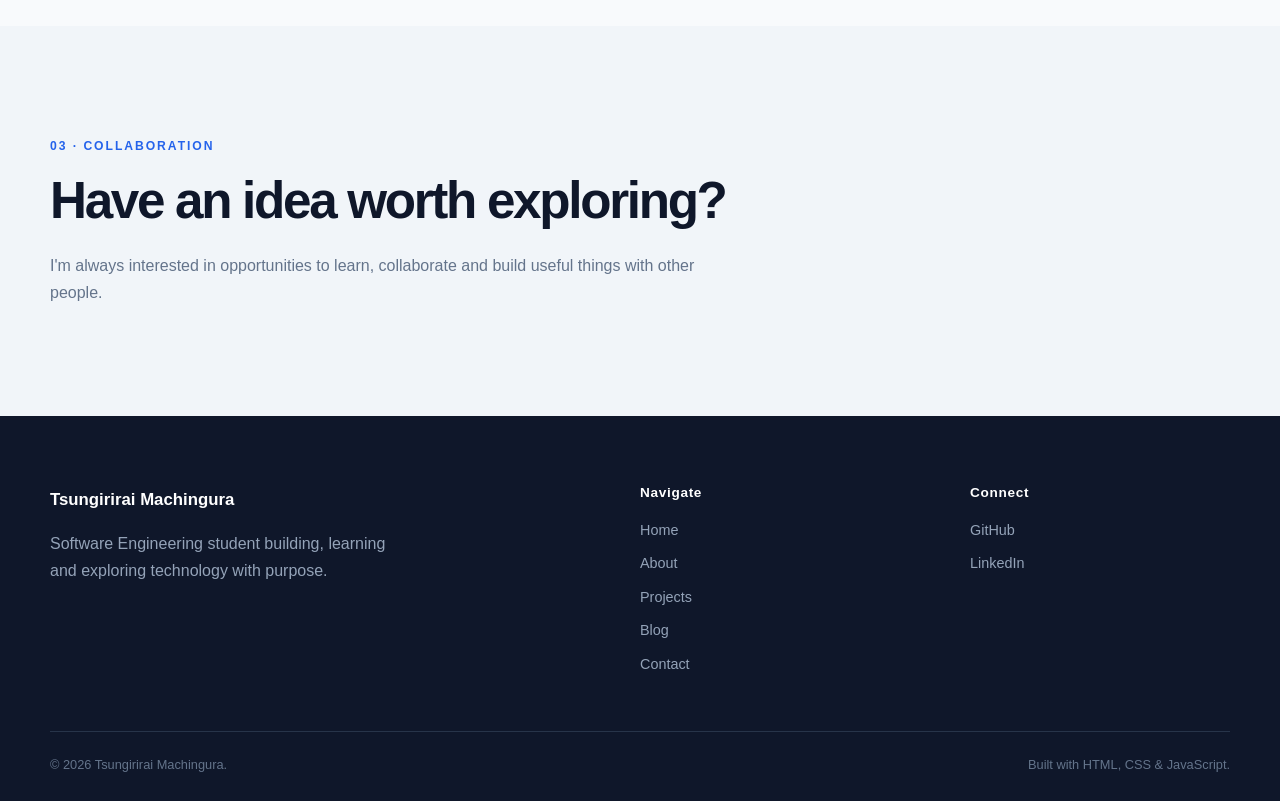
<file: contact.html>
<!DOCTYPE html>
<html lang="en">
<head>

    <meta charset="UTF-8">

    <meta
        name="viewport"
        content="width=device-width, initial-scale=1.0"
    >

    <meta
        name="description"
        content="Contact Tsungirirai Machingura about projects, internships, collaborations, ideas and learning opportunities."
    >

    <title>Contact | Tsungirirai Machingura</title>

    <link rel="stylesheet" href="styles.css">
    <script src="script.js" defer></script>

</head>

<body>

    <a class="skip-link" href="#main-content">
        Skip to content
    </a>


    <header class="site-header">

        <div class="nav-container">

            <a class="brand" href="index.html">
                Tsungirirai Machingura
            </a>

            <button
                class="nav-toggle"
                type="button"
                aria-label="Open navigation"
                aria-expanded="false"
                aria-controls="main-nav"
            >
                <span></span>
                <span></span>
                <span></span>
            </button>

            <nav class="main-nav" id="main-nav">

                <a href="index.html">Home</a>

                <a href="about.html">About Me</a>

                <a href="projects.html">Projects</a>

                <a href="blog.html">My Blog</a>

                <a
                    class="active"
                    href="contact.html"
                    aria-current="page"
                >
                    Contact
                </a>

            </nav>

            <div class="social-nav">

                <a
                    href="https://github.com/tmachingur-code"
                    target="_blank"
                    rel="noopener noreferrer"
                >
                    GitHub
                </a>

                <a
                    href="https://linkedin.com/in/tsungi"
                    target="_blank"
                    rel="noopener noreferrer"
                >
                    LinkedIn
                </a>

            </div>

        </div>

    </header>


    <main id="main-content">


        <section class="page-hero">

            <div class="section-container">

                <p class="eyebrow">
                    LET'S CONNECT
                </p>

                <h1>
                    Let's start a conversation.
                </h1>

                <p class="page-intro">
                    Whether you want to discuss a project, collaboration,
                    internship, technology or simply exchange ideas,
                    I'd be happy to hear from you.
                </p>

            </div>

        </section>


        <section class="contact-section">

            <div class="section-container contact-grid">


                <div class="contact-information reveal">

                    <p class="eyebrow">
                        01 · CONTACT
                    </p>

                    <h2>
                        Find me online.
                    </h2>

                    <p>
                        I'm based in Kigali and interested in connecting
                        with people who are building, learning and working
                        on meaningful technology.
                    </p>


                    <div class="contact-links">

                        <a
                            href="https://github.com/tmachingur-code"
                            target="_blank"
                            rel="noopener noreferrer"
                        >

                            <span>
                                GitHub
                            </span>

                            <span>
                                ↗
                            </span>

                        </a>


                        <a
                            href="https://linkedin.com/in/tsungi"
                            target="_blank"
                            rel="noopener noreferrer"
                        >

                            <span>
                                LinkedIn
                            </span>

                            <span>
                                ↗
                            </span>

                        </a>

                    </div>


                    <div class="contact-note">

                        <strong>
                            Open to:
                        </strong>

                        <p>
                            Projects, internships, collaborations,
                            learning opportunities and meaningful
                            conversations about technology.
                        </p>

                    </div>

                </div>


                <div class="contact-form-wrapper reveal">

                    <p class="eyebrow">
                        02 · MESSAGE
                    </p>

                    <h2>
                        Send me a message.
                    </h2>

                    <form class="contact-form">

                        <div class="form-group">

                            <label for="name">
                                Name
                            </label>

                            <input
                                type="text"
                                id="name"
                                name="name"
                                placeholder="Your name"
                                required
                            >

                        </div>


                        <div class="form-group">

                            <label for="email">
                                Email
                            </label>

                            <input
                                type="email"
                                id="email"
                                name="email"
                                placeholder="your@email.com"
                                required
                            >

                        </div>


                        <div class="form-group">

                            <label for="subject">
                                Subject
                            </label>

                            <input
                                type="text"
                                id="subject"
                                name="subject"
                                placeholder="What would you like to discuss?"
                                required
                            >

                        </div>


                        <div class="form-group">

                            <label for="message">
                                Message
                            </label>

                            <textarea
                                id="message"
                                name="message"
                                rows="7"
                                placeholder="Write your message here..."
                                required
                            ></textarea>

                        </div>


                        <button
                            class="button button-primary"
                            type="submit"
                        >
                            Send message
                            <span>→</span>
                        </button>

                        <p
                            class="form-status"
                            aria-live="polite"
                        ></p>

                    </form>

                </div>

            </div>

        </section>


        <section class="contact-cta">

            <div class="section-container reveal">

                <p class="eyebrow">
                    03 · COLLABORATION
                </p>

                <h2>
                    Have an idea worth exploring?
                </h2>

                <p>
                    I'm always interested in opportunities to learn,
                    collaborate and build useful things with other people.
                </p>

            </div>

        </section>

    </main>


    <footer class="site-footer">

        <div class="footer-container">

            <div class="footer-main">

                <div>

                    <a class="footer-brand" href="index.html">
                        Tsungirirai Machingura
                    </a>

                    <p>
                        Software Engineering student building,
                        learning and exploring technology with purpose.
                    </p>

                </div>

                <div class="footer-column">

                    <h3>Navigate</h3>

                    <a href="index.html">Home</a>
                    <a href="about.html">About</a>
                    <a href="projects.html">Projects</a>
                    <a href="blog.html">Blog</a>
                    <a href="contact.html">Contact</a>

                </div>

                <div class="footer-column">

                    <h3>Connect</h3>

                    <a
                        href="https://github.com/tmachingur-code"
                        target="_blank"
                        rel="noopener noreferrer"
                    >
                        GitHub
                    </a>

                    <a
                        href="https://linkedin.com/in/tsungi"
                        target="_blank"
                        rel="noopener noreferrer"
                    >
                        LinkedIn
                    </a>

                </div>

            </div>

            <div class="footer-bottom">

                <p>
                    &copy; <span class="current-year"></span>
                    Tsungirirai Machingura.
                </p>

                <p>
                    Built with HTML, CSS &amp; JavaScript.
                </p>

            </div>

        </div>

    </footer>

</body>
</html>
</file>
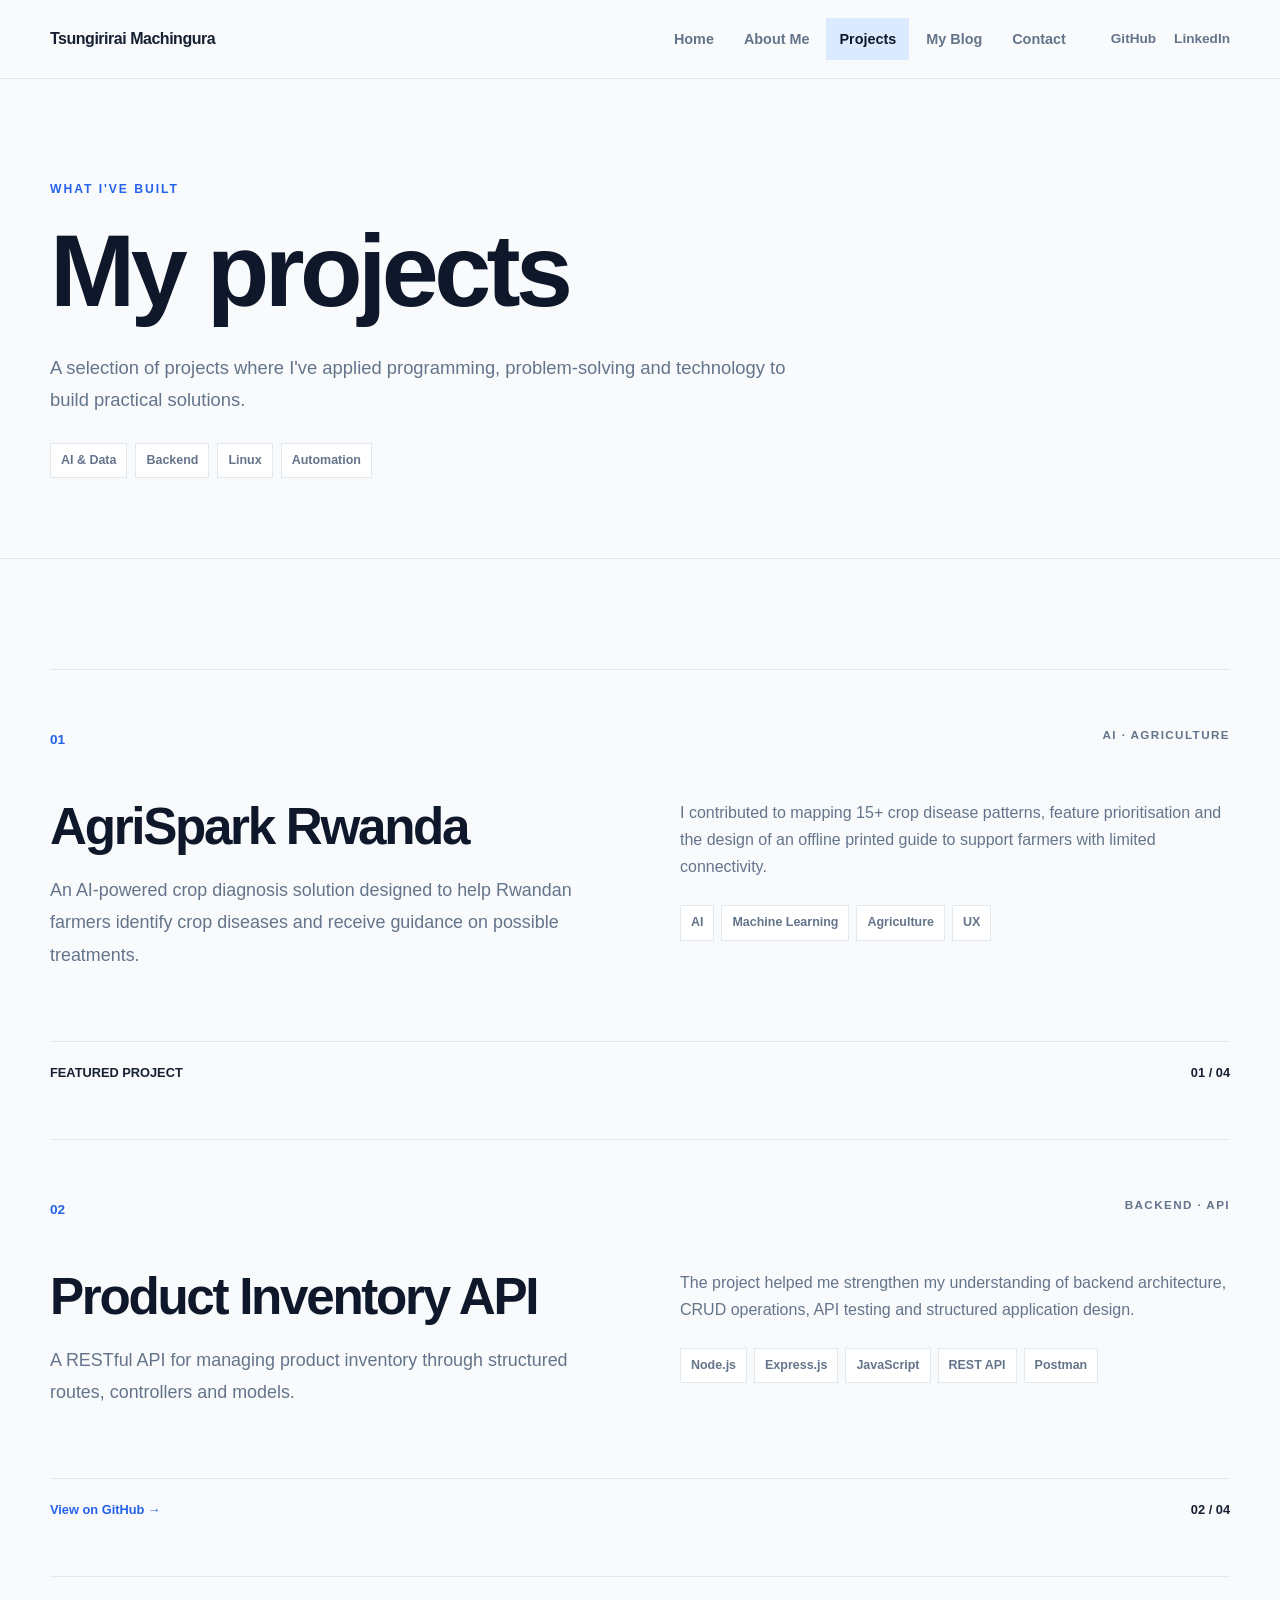
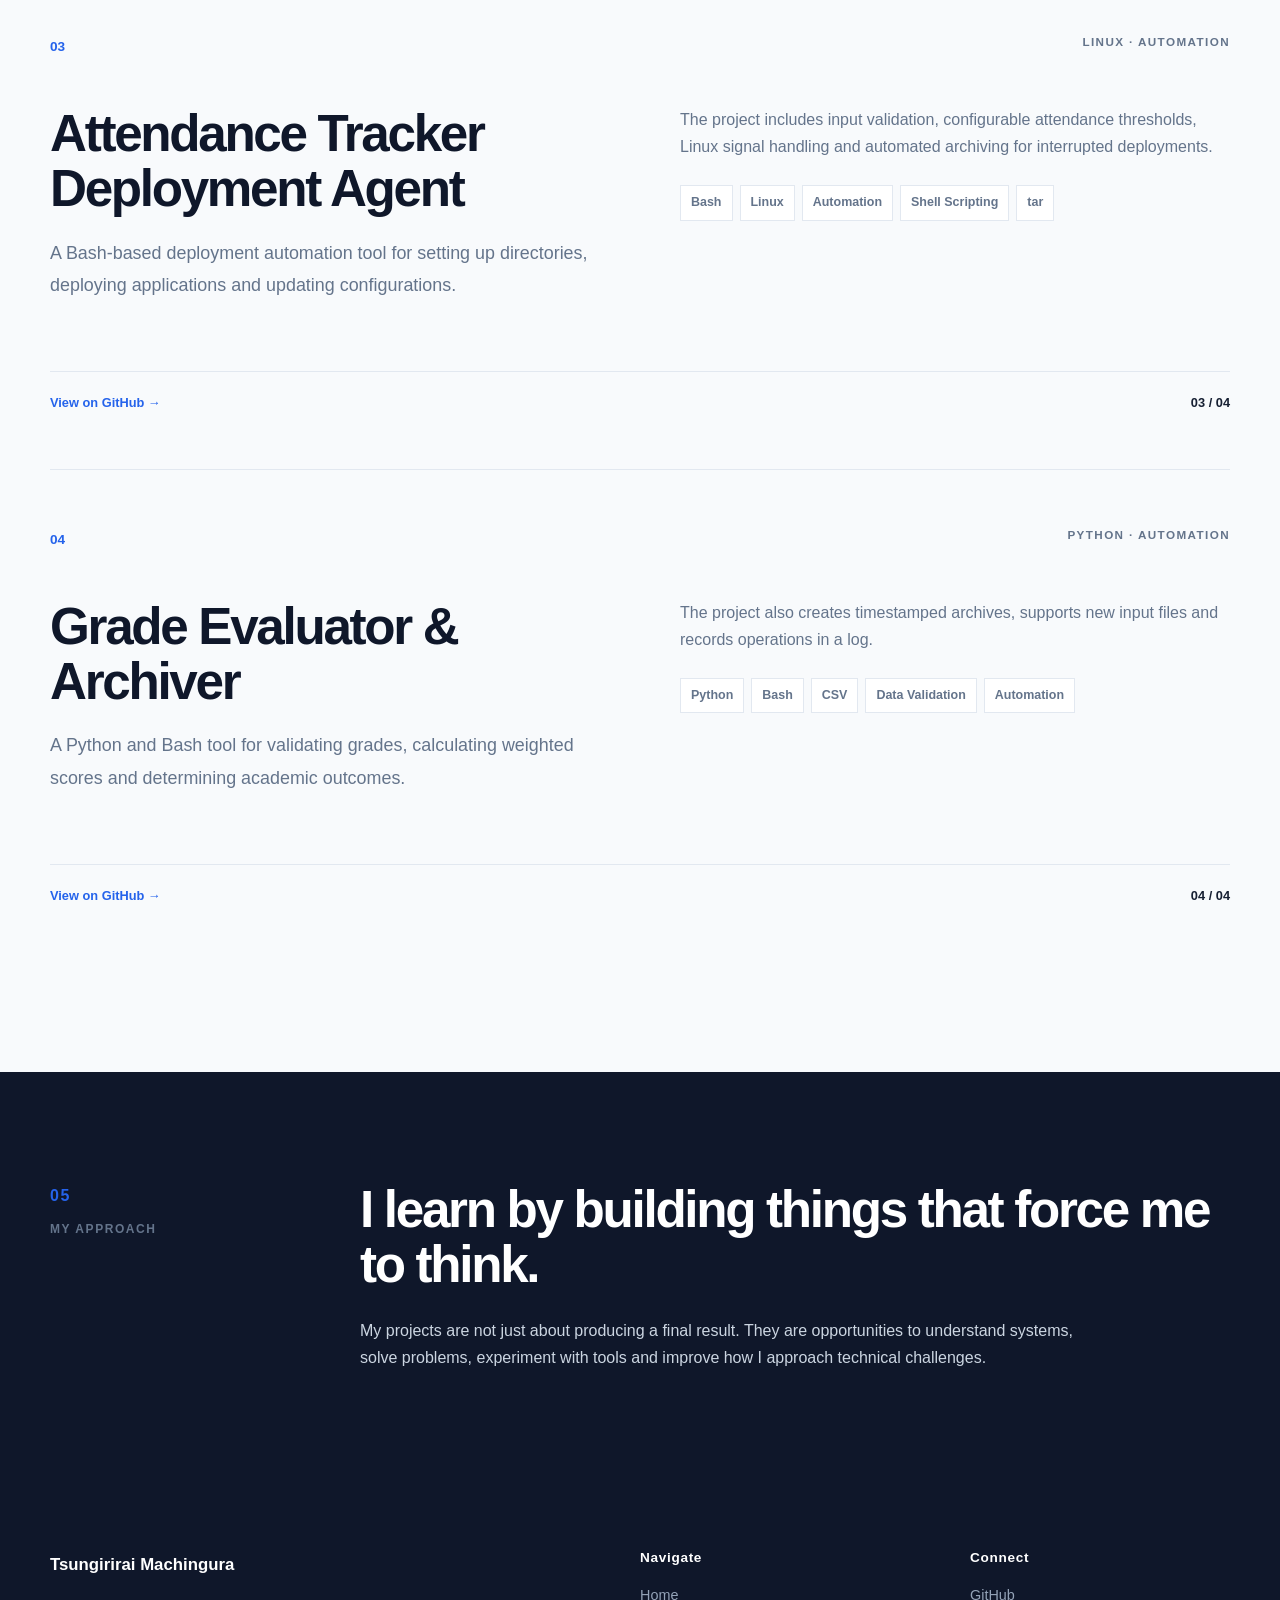
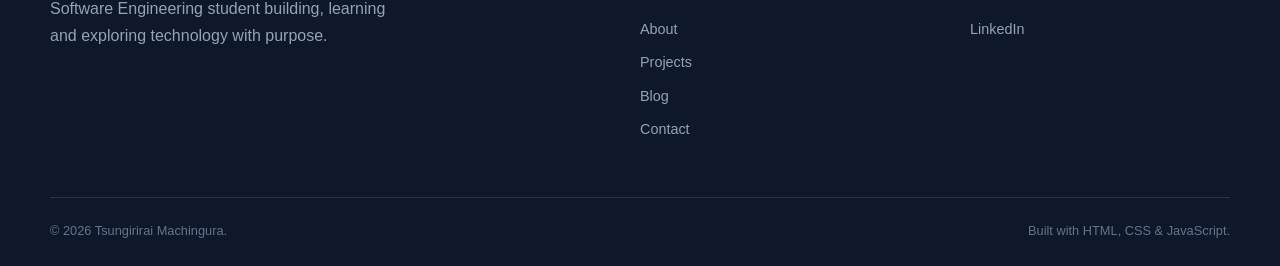
<file: projects.html>
<!DOCTYPE html>
<html lang="en">
<head>

    <meta charset="UTF-8">

    <meta
        name="viewport"
        content="width=device-width, initial-scale=1.0"
    >

    <meta
        name="description"
        content="Selected software engineering, AI, backend, Linux and automation projects by Tsungirirai Machingura."
    >

    <title>Projects | Tsungirirai Machingura</title>

    <link rel="stylesheet" href="styles.css">
    <script src="script.js" defer></script>

</head>

<body>

    <a class="skip-link" href="#main-content">
        Skip to content
    </a>


    <header class="site-header">

        <div class="nav-container">

            <a class="brand" href="index.html">
                Tsungirirai Machingura
            </a>

            <button
                class="nav-toggle"
                type="button"
                aria-label="Open navigation"
                aria-expanded="false"
                aria-controls="main-nav"
            >
                <span></span>
                <span></span>
                <span></span>
            </button>

            <nav class="main-nav" id="main-nav">

                <a href="index.html">Home</a>

                <a href="about.html">About Me</a>

                <a
                    class="active"
                    href="projects.html"
                    aria-current="page"
                >
                    Projects
                </a>

                <a href="blog.html">My Blog</a>

                <a href="contact.html">Contact</a>

            </nav>

            <div class="social-nav">

                <a
                    href="https://github.com/tmachingur-code"
                    target="_blank"
                    rel="noopener noreferrer"
                >
                    GitHub
                </a>

                <a
                    href="https://linkedin.com/in/tsungi"
                    target="_blank"
                    rel="noopener noreferrer"
                >
                    LinkedIn
                </a>

            </div>

        </div>

    </header>


    <main id="main-content">


        <section class="page-hero">

            <div class="section-container">

                <p class="eyebrow">
                    WHAT I'VE BUILT
                </p>

                <h1>
                    My projects
                </h1>

                <p class="page-intro">
                    A selection of projects where I've applied
                    programming, problem-solving and technology
                    to build practical solutions.
                </p>

                <div class="filter-list">

                    <span>AI &amp; Data</span>
                    <span>Backend</span>
                    <span>Linux</span>
                    <span>Automation</span>

                </div>

            </div>

        </section>


        <section class="projects-section">

            <div class="section-container">


                <!-- PROJECT 01 -->

                <article class="large-project reveal">

                    <div class="project-header">

                        <span class="large-project-number">
                            01
                        </span>

                        <span class="project-category">
                            AI · AGRICULTURE
                        </span>

                    </div>

                    <div class="large-project-body">

                        <div>

                            <h2>
                                AgriSpark Rwanda
                            </h2>

                            <p class="project-lead">
                                An AI-powered crop diagnosis solution
                                designed to help Rwandan farmers identify
                                crop diseases and receive guidance on
                                possible treatments.
                            </p>

                        </div>

                        <div>

                            <p>
                                I contributed to mapping 15+ crop disease
                                patterns, feature prioritisation and the
                                design of an offline printed guide to support
                                farmers with limited connectivity.
                            </p>

                            <div class="tag-list">

                                <span>AI</span>
                                <span>Machine Learning</span>
                                <span>Agriculture</span>
                                <span>UX</span>

                            </div>

                        </div>

                    </div>

                    <div class="project-footer">

                        <span>
                            FEATURED PROJECT
                        </span>

                        <span>
                            01 / 04
                        </span>

                    </div>

                </article>


                <!-- PROJECT 02 -->

                <article class="large-project reveal">

                    <div class="project-header">

                        <span class="large-project-number">
                            02
                        </span>

                        <span class="project-category">
                            BACKEND · API
                        </span>

                    </div>

                    <div class="large-project-body">

                        <div>

                            <h2>
                                Product Inventory API
                            </h2>

                            <p class="project-lead">
                                A RESTful API for managing product
                                inventory through structured routes,
                                controllers and models.
                            </p>

                        </div>

                        <div>

                            <p>
                                The project helped me strengthen my
                                understanding of backend architecture,
                                CRUD operations, API testing and
                                structured application design.
                            </p>

                            <div class="tag-list">

                                <span>Node.js</span>
                                <span>Express.js</span>
                                <span>JavaScript</span>
                                <span>REST API</span>
                                <span>Postman</span>

                            </div>

                        </div>

                    </div>

                    <div class="project-footer">

                        <a
                            href="https://github.com/tmachingur-code/product-inventory-api"
                            target="_blank"
                            rel="noopener noreferrer"
                        >
                            View on GitHub →
                        </a>

                        <span>
                            02 / 04
                        </span>

                    </div>

                </article>


                <!-- PROJECT 03 -->

                <article class="large-project reveal">

                    <div class="project-header">

                        <span class="large-project-number">
                            03
                        </span>

                        <span class="project-category">
                            LINUX · AUTOMATION
                        </span>

                    </div>

                    <div class="large-project-body">

                        <div>

                            <h2>
                                Attendance Tracker Deployment Agent
                            </h2>

                            <p class="project-lead">
                                A Bash-based deployment automation tool
                                for setting up directories, deploying
                                applications and updating configurations.
                            </p>

                        </div>

                        <div>

                            <p>
                                The project includes input validation,
                                configurable attendance thresholds,
                                Linux signal handling and automated
                                archiving for interrupted deployments.
                            </p>

                            <div class="tag-list">

                                <span>Bash</span>
                                <span>Linux</span>
                                <span>Automation</span>
                                <span>Shell Scripting</span>
                                <span>tar</span>

                            </div>

                        </div>

                    </div>

                    <div class="project-footer">

                        <a
                            href="https://github.com/tmachingur-code/deploy_agent_tmachingur-code"
                            target="_blank"
                            rel="noopener noreferrer"
                        >
                            View on GitHub →
                        </a>

                        <span>
                            03 / 04
                        </span>

                    </div>

                </article>


                <!-- PROJECT 04 -->

                <article class="large-project reveal">

                    <div class="project-header">

                        <span class="large-project-number">
                            04
                        </span>

                        <span class="project-category">
                            PYTHON · AUTOMATION
                        </span>

                    </div>

                    <div class="large-project-body">

                        <div>

                            <h2>
                                Grade Evaluator &amp; Archiver
                            </h2>

                            <p class="project-lead">
                                A Python and Bash tool for validating
                                grades, calculating weighted scores and
                                determining academic outcomes.
                            </p>

                        </div>

                        <div>

                            <p>
                                The project also creates timestamped
                                archives, supports new input files
                                and records operations in a log.
                            </p>

                            <div class="tag-list">

                                <span>Python</span>
                                <span>Bash</span>
                                <span>CSV</span>
                                <span>Data Validation</span>
                                <span>Automation</span>

                            </div>

                        </div>

                    </div>

                    <div class="project-footer">

                        <a
                            href="https://github.com/tmachingur-code/lab1_tmachingur-code"
                            target="_blank"
                            rel="noopener noreferrer"
                        >
                            View on GitHub →
                        </a>

                        <span>
                            04 / 04
                        </span>

                    </div>

                </article>


            </div>

        </section>


        <section class="project-philosophy">

            <div class="section-container two-column">

                <div class="section-label reveal">
                    <span>05</span>
                    MY APPROACH
                </div>

                <div class="reveal">

                    <h2>
                        I learn by building things
                        that force me to think.
                    </h2>

                    <p>
                        My projects are not just about producing a final
                        result. They are opportunities to understand
                        systems, solve problems, experiment with tools
                        and improve how I approach technical challenges.
                    </p>

                </div>

            </div>

        </section>

    </main>


    <footer class="site-footer">

        <div class="footer-container">

            <div class="footer-main">

                <div>

                    <a class="footer-brand" href="index.html">
                        Tsungirirai Machingura
                    </a>

                    <p>
                        Software Engineering student building,
                        learning and exploring technology with purpose.
                    </p>

                </div>

                <div class="footer-column">

                    <h3>Navigate</h3>

                    <a href="index.html">Home</a>
                    <a href="about.html">About</a>
                    <a href="projects.html">Projects</a>
                    <a href="blog.html">Blog</a>
                    <a href="contact.html">Contact</a>

                </div>

                <div class="footer-column">

                    <h3>Connect</h3>

                    <a
                        href="https://github.com/tmachingur-code"
                        target="_blank"
                        rel="noopener noreferrer"
                    >
                        GitHub
                    </a>

                    <a
                        href="https://linkedin.com/in/tsungi"
                        target="_blank"
                        rel="noopener noreferrer"
                    >
                        LinkedIn
                    </a>

                </div>

            </div>

            <div class="footer-bottom">

                <p>
                    &copy; <span class="current-year"></span>
                    Tsungirirai Machingura.
                </p>

                <p>
                    Built with HTML, CSS &amp; JavaScript.
                </p>

            </div>

        </div>

    </footer>

</body>
</html>
</file>
<file: styles.css>
/* =========================================================
   TSUNGIRIRAI MACHINGURA
   PERSONAL PORTFOLIO
   New visual system
   ========================================================= */


/* =========================================================
   1. VARIABLES
   ========================================================= */

:root {

    --background: #f8fafc;
    --surface: #ffffff;
    --surface-soft: #f1f5f9;

    --navy: #0f172a;
    --navy-light: #172033;

    --blue: #2563eb;
    --blue-dark: #1d4ed8;
    --blue-light: #dbeafe;

    --violet: #7c3aed;
    --violet-light: #ede9fe;

    --text: #172033;
    --text-light: #64748b;

    --border: #e2e8f0;
    --border-dark: #cbd5e1;

    --white: #ffffff;

    --max-width: 1180px;

    --shadow:
        0 10px 30px rgba(15, 23, 42, 0.07);

    --transition:
        180ms ease;

}


/* =========================================================
   2. RESET
   ========================================================= */

* {
    margin: 0;
    padding: 0;
    box-sizing: border-box;
}


html {
    scroll-behavior: smooth;
}


body {

    font-family:
        Inter,
        "Segoe UI",
        Arial,
        Helvetica,
        sans-serif;

    background: var(--background);

    color: var(--text);

    line-height: 1.7;

    overflow-x: hidden;

}


img {
    max-width: 100%;
}


a {
    color: inherit;
    text-decoration: none;
}


button,
input,
textarea {
    font: inherit;
}


/* =========================================================
   3. ACCESSIBILITY
   ========================================================= */

.skip-link {

    position: fixed;

    top: -100px;
    left: 20px;

    background: var(--navy);
    color: var(--white);

    padding: 10px 16px;

    z-index: 9999;

}


.skip-link:focus {
    top: 20px;
}


:focus-visible {

    outline: 3px solid var(--blue);

    outline-offset: 4px;

}


/* =========================================================
   4. CONTAINERS
   ========================================================= */

.section-container,
.nav-container,
.footer-container {

    width: min(
        calc(100% - 48px),
        var(--max-width)
    );

    margin-inline: auto;

}


/* =========================================================
   5. HEADER
   ========================================================= */

.site-header {

    position: sticky;

    top: 0;

    z-index: 1000;

    background: rgba(248, 250, 252, 0.94);

    border-bottom: 1px solid var(--border);

    backdrop-filter: blur(12px);

}


.nav-container {

    min-height: 78px;

    display: flex;

    align-items: center;

    gap: 32px;

}


.brand {

    font-size: 1rem;

    font-weight: 800;

    letter-spacing: -0.03em;

    white-space: nowrap;

}


.main-nav {

    display: flex;

    align-items: center;

    justify-content: center;

    gap: 4px;

    margin-left: auto;

}


.main-nav a {

    padding: 9px 13px;

    color: var(--text-light);

    font-size: 0.9rem;

    font-weight: 600;

    transition:
        color var(--transition),
        background var(--transition);

}


.main-nav a:hover,
.main-nav a.active {

    color: var(--navy);

    background: var(--blue-light);

}


.social-nav {

    display: flex;

    gap: 18px;

}


.social-nav a {

    font-size: 0.85rem;

    font-weight: 700;

    color: var(--text-light);

}


.social-nav a:hover {

    color: var(--blue);

}


.nav-toggle {

    display: none;

    border: 0;

    background: transparent;

    cursor: pointer;

    padding: 8px;

}


.nav-toggle span {

    display: block;

    width: 24px;

    height: 2px;

    margin: 5px;

    background: var(--navy);

}


/* =========================================================
   6. TYPOGRAPHY
   ========================================================= */

.eyebrow {

    margin-bottom: 16px;

    color: var(--blue);

    font-size: 0.76rem;

    font-weight: 800;

    letter-spacing: 0.16em;

}


h1,
h2,
h3 {

    color: var(--navy);

    line-height: 1.08;

    letter-spacing: -0.045em;

}


h1 {

    font-size: clamp(
        3.5rem,
        8vw,
        7rem
    );

}


h2 {

    font-size: clamp(
        2rem,
        4vw,
        3.5rem
    );

}


h3 {

    font-size: 1.35rem;

}


p {

    color: var(--text-light);

}


/* =========================================================
   7. BUTTONS
   ========================================================= */

.button {

    display: inline-flex;

    align-items: center;

    justify-content: center;

    gap: 12px;

    min-height: 50px;

    padding: 0 22px;

    border: 1px solid transparent;

    font-weight: 700;

    font-size: 0.92rem;

    cursor: pointer;

    transition:
        transform var(--transition),
        background var(--transition),
        border-color var(--transition);

}


.button:hover {

    transform: translateY(-2px);

}


.button-primary {

    background: var(--blue);

    color: var(--white);

}


.button-primary:hover {

    background: var(--blue-dark);

}


.button-secondary {

    border-color: var(--border-dark);

    color: var(--navy);

    background: transparent;

}


.button-secondary:hover {

    background: var(--surface);

}


.button-light {

    background: var(--white);

    color: var(--navy);

}


/* =========================================================
   8. HERO
   ========================================================= */

.hero-section {

    padding:
        110px
        0
        120px;

    border-bottom: 1px solid var(--border);

}


.hero-container {

    width: min(
        calc(100% - 48px),
        var(--max-width)
    );

    margin-inline: auto;

    display: grid;

    grid-template-columns:
        minmax(0, 1.2fr)
        minmax(300px, 0.8fr);

    gap: 80px;

    align-items: center;

}


.hero-content h1 span {

    color: var(--blue);

}


.hero-description {

    max-width: 650px;

    margin:
        28px
        0;

    font-size: 1.2rem;

    line-height: 1.8;

}


.hero-tags {

    display: flex;

    flex-wrap: wrap;

    gap: 8px;

    margin-bottom: 32px;

}


.hero-tags span,
.skill-list span,
.filter-list span,
.tag-list span {

    display: inline-flex;

    padding:
        6px
        10px;

    border: 1px solid var(--border);

    background: var(--surface);

    color: var(--text-light);

    font-size: 0.78rem;

    font-weight: 700;

}


.hero-actions {

    display: flex;

    flex-wrap: wrap;

    gap: 12px;

}


.hero-image {

    position: relative;

    max-width: 400px;

    justify-self: end;

}


.hero-image img {

    display: block;

    width: 100%;

    aspect-ratio: 1;

    object-fit: cover;

    border-radius: 50%;

    border: 10px solid var(--white);

    box-shadow:
        0 0 0 1px var(--border),
        0 20px 60px rgba(15, 23, 42, 0.12);

}


.image-label {

    margin-bottom: 14px;

    color: var(--text-light);

    font-size: 0.72rem;

    font-weight: 800;

    letter-spacing: 0.14em;

}


.image-caption {

    display: flex;

    justify-content: space-between;

    margin-top: 16px;

    padding-top: 14px;

    border-top: 1px solid var(--border);

    font-size: 0.82rem;

    font-weight: 700;

}


.image-caption span {

    color: var(--blue);

}


/* =========================================================
   9. GENERAL SECTIONS
   ========================================================= */

.intro-section,
.work-section,
.focus-section,
.story-section,
.learning-section,
.skills-section,
.certifications-section,
.projects-section,
.blog-section,
.contact-section {

    padding: 110px 0;

}


.section-heading {

    display: flex;

    justify-content: space-between;

    align-items: end;

    gap: 40px;

    margin-bottom: 55px;

}


.section-label {

    color: var(--text-light);

    font-size: 0.75rem;

    font-weight: 800;

    letter-spacing: 0.13em;

}


.section-label span {

    display: block;

    margin-bottom: 10px;

    color: var(--blue);

    font-size: 1rem;

}


.text-link {

    display: inline-flex;

    align-items: center;

    gap: 10px;

    color: var(--navy);

    font-weight: 800;

    border-bottom: 1px solid var(--navy);

    padding-bottom: 3px;

}


.text-link:hover {

    color: var(--blue);

    border-color: var(--blue);

}


/* =========================================================
   10. INTRO
   ========================================================= */

.intro-section {

    border-bottom: 1px solid var(--border);

}


.intro-layout,
.two-column {

    display: grid;

    grid-template-columns: 240px 1fr;

    gap: 70px;

}


.intro-content {

    max-width: 850px;

}


.intro-content h2 {

    max-width: 850px;

    margin-bottom: 28px;

}


.intro-content p {

    max-width: 720px;

    margin-bottom: 28px;

    font-size: 1.08rem;

}


/* =========================================================
   11. PROJECT LIST
   ========================================================= */

.project-list {

    border-top: 1px solid var(--border);

}


.project-row {

    display: grid;

    grid-template-columns:
        90px
        1fr
        60px;

    gap: 30px;

    padding:
        38px
        0;

    border-bottom: 1px solid var(--border);

    transition:
        padding var(--transition),
        background var(--transition);

}


.project-row:hover {

    padding-left: 20px;
    padding-right: 20px;

    background: var(--surface);

}


.project-number {

    color: var(--blue);

    font-weight: 800;

}


.project-category,
.post-category {

    margin-bottom: 9px;

    color: var(--text-light);

    font-size: 0.73rem;

    font-weight: 800;

    letter-spacing: 0.12em;

}


.project-info h3 {

    margin-bottom: 10px;

}


.project-info p:last-child {

    max-width: 720px;

}


.project-arrow {

    align-self: center;

    color: var(--blue);

    font-size: 1.6rem;

}


/* =========================================================
   12. FOCUS
   ========================================================= */

.focus-section {

    background: var(--surface-soft);

}


.focus-layout {

    display: grid;

    grid-template-columns: 240px 1fr;

    gap: 70px;

}


.focus-content {

    max-width: 850px;

}


.focus-content h2 {

    margin-bottom: 24px;

}


.focus-content p {

    max-width: 700px;

    margin-bottom: 28px;

}


.skill-list {

    display: flex;

    flex-wrap: wrap;

    gap: 8px;

}


/* =========================================================
   13. DARK CTA
   ========================================================= */

.cta-section {

    background: var(--navy);

    padding: 110px 0;

}


.cta-content {

    max-width: 800px;

}


.cta-section .eyebrow {

    color: #93c5fd;

}


.cta-section h2 {

    color: var(--white);

    max-width: 700px;

    margin-bottom: 24px;

}


.cta-section p {

    max-width: 650px;

    margin-bottom: 32px;

    color: #cbd5e1;

}


/* =========================================================
   14. PAGE HERO
   ========================================================= */

.page-hero {

    padding:
        100px
        0
        80px;

    border-bottom: 1px solid var(--border);

}


.page-hero h1 {

    max-width: 850px;

}


.page-intro {

    max-width: 760px;

    margin-top: 26px;

    font-size: 1.15rem;

}


.filter-list {

    display: flex;

    flex-wrap: wrap;

    gap: 8px;

    margin-top: 28px;

}


/* =========================================================
   15. ABOUT STORY
   ========================================================= */

.story-section {

    border-bottom: 1px solid var(--border);

}


.story-content {

    max-width: 800px;

}


.story-content h2 {

    margin-bottom: 28px;

}


.story-content p {

    margin-bottom: 20px;

    font-size: 1.05rem;

}


/* =========================================================
   16. LEARNING GRID
   ========================================================= */

.learning-section {

    background: var(--surface-soft);

}


.learning-grid {

    display: grid;

    grid-template-columns:
        repeat(4, 1fr);

    border-top: 1px solid var(--border);

}


.learning-item {

    padding:
        35px
        25px;

    border-right: 1px solid var(--border);

}


.learning-item:last-child {

    border-right: 0;

}


.learning-item span {

    display: block;

    margin-bottom: 35px;

    color: var(--blue);

    font-weight: 800;

}


.learning-item h3 {

    margin-bottom: 15px;

}


/* =========================================================
   17. SKILLS TABLE
   ========================================================= */

.skills-table-wrapper {

    overflow-x: auto;

}


table {

    width: 100%;

    border-collapse: collapse;

    background: var(--surface);

}


caption {

    text-align: left;

    margin-bottom: 15px;

    color: var(--text-light);

}


th,
td {

    padding:
        18px
        20px;

    border-bottom: 1px solid var(--border);

    text-align: left;

}


th {

    background: var(--navy);

    color: var(--white);

    font-size: 0.85rem;

}


td {

    color: var(--text-light);

}


tbody tr:hover {

    background: var(--surface-soft);

}


/* =========================================================
   18. CERTIFICATIONS
   ========================================================= */

.certifications-section {

    background: var(--surface-soft);

}


.certifications-grid {

    display: grid;

    grid-template-columns:
        repeat(2, 1fr);

    gap: 50px;

}


.certificate-item {

    display: grid;

    grid-template-columns: 180px 1fr;

    gap: 28px;

    padding-bottom: 35px;

    border-bottom: 1px solid var(--border);

}


.certificate-image {

    background: var(--white);

    border: 1px solid var(--border);

}


.certificate-image img {

    display: block;

    width: 100%;

}


.certificate-type {

    margin-bottom: 8px;

    color: var(--blue);

    font-size: 0.7rem;

    font-weight: 800;

    letter-spacing: 0.12em;

}


.certificate-content h3 {

    margin-bottom: 8px;

}


/* =========================================================
   19. PROJECTS PAGE
   ========================================================= */

.large-project {

    padding:
        55px
        0;

    border-top: 1px solid var(--border);

}


.project-header {

    display: flex;

    justify-content: space-between;

    align-items: center;

    gap: 30px;

}


.large-project-number {

    color: var(--blue);

    font-size: 0.85rem;

    font-weight: 800;

}


.large-project-body {

    display: grid;

    grid-template-columns:
        1fr
        1fr;

    gap: 80px;

    padding:
        45px
        0;

}


.large-project-body h2 {

    margin-bottom: 20px;

}


.project-lead {

    font-size: 1.12rem;

    line-height: 1.8;

}


.large-project-body p {

    margin-bottom: 25px;

}


.tag-list {

    display: flex;

    flex-wrap: wrap;

    gap: 7px;

}


.project-footer {

    display: flex;

    justify-content: space-between;

    align-items: center;

    padding-top: 20px;

    border-top: 1px solid var(--border);

    font-size: 0.8rem;

    font-weight: 800;

}


.project-footer a {

    color: var(--blue);

}


.project-footer a:hover {

    color: var(--blue-dark);

}


.project-philosophy {

    padding:
        110px
        0;

    background: var(--navy);

}


.project-philosophy h2 {

    color: var(--white);

    margin-bottom: 25px;

}


.project-philosophy p {

    color: #cbd5e1;

    max-width: 750px;

}


/* =========================================================
   20. BLOG
   ========================================================= */

.featured-post {

    display: grid;

    grid-template-columns:
        1fr
        280px;

    border-top: 1px solid var(--border);

    border-bottom: 1px solid var(--border);

}


.post-content {

    padding:
        65px
        0;

}


.post-label {

    margin-bottom: 25px;

    color: var(--blue);

    font-size: 0.75rem;

    font-weight: 800;

    letter-spacing: 0.12em;

}


.post-content h2 {

    max-width: 800px;

    margin-bottom: 25px;

}


.post-content > p:not(.post-label):not(.post-category) {

    max-width: 700px;

    margin-bottom: 28px;

    font-size: 1.05rem;

}


.post-index {

    display: flex;

    flex-direction: column;

    justify-content: space-between;

    padding:
        65px
        30px;

    background: var(--navy);

}


.post-index span {

    color: #93c5fd;

    font-size: 3rem;

    font-weight: 800;

}


.post-index p {

    color: var(--white);

    font-size: 0.8rem;

    font-weight: 800;

    line-height: 2;

    letter-spacing: 0.15em;

}


.blog-list {

    margin-top: 20px;

}


.blog-post {

    display: grid;

    grid-template-columns:
        100px
        1fr;

    gap: 35px;

    padding:
        42px
        0;

    border-bottom: 1px solid var(--border);

}


.blog-post-number {

    color: var(--blue);

    font-weight: 800;

}


.blog-post h2 {

    margin-bottom: 14px;

    font-size: 2rem;

}


.blog-post p:not(.post-category) {

    max-width: 720px;

    margin-bottom: 18px;

}


.coming-soon {

    margin-top: 100px;

    padding:
        70px
        0;

    border-top: 1px solid var(--border);

}


.coming-soon h2 {

    max-width: 700px;

    margin-bottom: 22px;

}


.coming-soon p:last-child {

    max-width: 650px;

}


/* =========================================================
   21. CONTACT
   ========================================================= */

.contact-grid {

    display: grid;

    grid-template-columns:
        0.8fr
        1.2fr;

    gap: 100px;

}


.contact-information h2,
.contact-form-wrapper h2 {

    margin-bottom: 24px;

}


.contact-information > p:not(.eyebrow) {

    max-width: 520px;

    margin-bottom: 35px;

}


.contact-links {

    border-top: 1px solid var(--border);

}


.contact-links a {

    display: flex;

    justify-content: space-between;

    padding:
        18px
        0;

    border-bottom: 1px solid var(--border);

    font-weight: 800;

}


.contact-links a:hover {

    color: var(--blue);

}


.contact-note {

    margin-top: 45px;

    padding:
        25px;

    background: var(--surface-soft);

}


.contact-note strong {

    display: block;

    margin-bottom: 8px;

    color: var(--navy);

}


.contact-form {

    margin-top: 30px;

}


.form-group {

    margin-bottom: 22px;

}


.form-group label {

    display: block;

    margin-bottom: 8px;

    color: var(--navy);

    font-size: 0.85rem;

    font-weight: 700;

}


.form-group input,
.form-group textarea {

    width: 100%;

    padding:
        14px
        15px;

    border: 1px solid var(--border-dark);

    background: var(--white);

    color: var(--text);

    outline: none;

}


.form-group textarea {

    resize: vertical;

}


.form-group input:focus,
.form-group textarea:focus {

    border-color: var(--blue);

    box-shadow:
        0 0 0 3px var(--blue-light);

}


.form-status {

    margin-top: 15px;

    font-size: 0.9rem;

    font-weight: 700;

}


.contact-cta {

    padding:
        110px
        0;

    background: var(--surface-soft);

}


.contact-cta h2 {

    max-width: 800px;

    margin-bottom: 24px;

}


.contact-cta p:last-child {

    max-width: 700px;

}


/* =========================================================
   22. FOOTER
   ========================================================= */

.site-footer {

    background: var(--navy);

    padding:
        70px
        0
        25px;

}


.footer-main {

    display: grid;

    grid-template-columns:
        2fr
        1fr
        1fr;

    gap: 70px;

    padding-bottom: 55px;

}


.footer-brand {

    display: inline-block;

    margin-bottom: 15px;

    color: var(--white);

    font-size: 1.05rem;

    font-weight: 800;

}


.footer-main p {

    max-width: 360px;

    color: #94a3b8;

}


.footer-column {

    display: flex;

    flex-direction: column;

    gap: 9px;

}


.footer-column h3 {

    margin-bottom: 8px;

    color: var(--white);

    font-size: 0.85rem;

    letter-spacing: 0.05em;

}


.footer-column a {

    color: #94a3b8;

    font-size: 0.9rem;

}


.footer-column a:hover {

    color: var(--white);

}


.footer-bottom {

    display: flex;

    justify-content: space-between;

    gap: 20px;

    padding-top: 22px;

    border-top: 1px solid #273449;

}


.footer-bottom p {

    color: #64748b;

    font-size: 0.8rem;

}


/* =========================================================
   23. SCROLL REVEAL
   ========================================================= */

.reveal {

    opacity: 0;

    transform: translateY(20px);

    transition:
        opacity 600ms ease,
        transform 600ms ease;

}


.reveal.visible {

    opacity: 1;

    transform: translateY(0);

}


/* =========================================================
   24. RESPONSIVE TABLET
   ========================================================= */

@media (max-width: 900px) {

    .nav-container {

        position: relative;

    }


    .social-nav {

        display: none;

    }


    .main-nav {

        display: none;

        position: absolute;

        top: 78px;

        left: 0;

        right: 0;

        flex-direction: column;

        align-items: stretch;

        padding: 15px;

        background: var(--white);

        border: 1px solid var(--border);

        box-shadow: var(--shadow);

    }


    .main-nav.open {

        display: flex;

    }


    .main-nav a {

        padding: 13px;

    }


    .nav-toggle {

        display: block;

        margin-left: auto;

    }


    .hero-container {

        grid-template-columns: 1fr;

        gap: 55px;

    }


    .hero-image {

        justify-self: start;

        max-width: 300px;

    }


    .intro-layout,
    .two-column,
    .focus-layout {

        grid-template-columns: 1fr;

        gap: 30px;

    }


    .learning-grid {

        grid-template-columns:
            repeat(2, 1fr);

    }


    .large-project-body {

        grid-template-columns: 1fr;

        gap: 20px;

    }


    .contact-grid {

        grid-template-columns: 1fr;

        gap: 60px;

    }


    .footer-main {

        grid-template-columns:
            1fr
            1fr;

    }

}


/* =========================================================
   25. RESPONSIVE MOBILE
   ========================================================= */

@media (max-width: 600px) {

    .section-container,
    .nav-container,
    .footer-container {

        width: min(
            calc(100% - 32px),
            var(--max-width)
        );

    }


    .hero-section {

        padding:
            75px
            0
            80px;

    }


    .hero-description {

        font-size: 1rem;

    }


    .hero-image {

        max-width: 250px;

    }


    .intro-section,
    .work-section,
    .focus-section,
    .story-section,
    .learning-section,
    .skills-section,
    .certifications-section,
    .projects-section,
    .blog-section,
    .contact-section {

        padding: 75px 0;

    }


    .page-hero {

        padding:
            70px
            0
            60px;

    }


    .section-heading {

        align-items: start;

        flex-direction: column;

        gap: 20px;

    }


    .project-row {

        grid-template-columns:
            45px
            1fr
            30px;

        gap: 12px;

        padding:
            30px
            0;

    }


    .project-row:hover {

        padding-left: 10px;
        padding-right: 10px;

    }


    .project-info h3 {

        font-size: 1.1rem;

    }


    .project-info p:last-child {

        font-size: 0.9rem;

    }


    .learning-grid {

        grid-template-columns: 1fr;

    }


    .learning-item {

        border-right: 0;

        border-bottom: 1px solid var(--border);

    }


    .certifications-grid {

        grid-template-columns: 1fr;

    }


    .certificate-item {

        grid-template-columns: 1fr;

    }


    .featured-post {

        grid-template-columns: 1fr;

    }


    .post-content {

        padding:
            45px
            0;

    }


    .post-index {

        min-height: 180px;

        padding:
            30px;

    }


    .blog-post {

        grid-template-columns:
            45px
            1fr;

        gap: 15px;

    }


    .blog-post h2 {

        font-size: 1.5rem;

    }


    .large-project {

        padding:
            40px
            0;

    }


    .project-header {

        align-items: start;

        flex-direction: column;

        gap: 10px;

    }


    .large-project-body {

        padding:
            30px
            0;

    }


    .footer-main {

        grid-template-columns: 1fr;

        gap: 40px;

    }


    .footer-bottom {

        flex-direction: column;

    }


    .cta-section,
    .project-philosophy,
    .contact-cta {

        padding:
            75px
            0;

    }

}


/* =========================================================
   26. REDUCED MOTION
   ========================================================= */

@media (prefers-reduced-motion: reduce) {

    html {
        scroll-behavior: auto;
    }


    *,
    *::before,
    *::after {

        animation-duration: 0.01ms !important;

        animation-iteration-count: 1 !important;

        transition-duration: 0.01ms !important;

        scroll-behavior: auto !important;

    }


    .reveal {

        opacity: 1;

        transform: none;

    }

}
</file>
